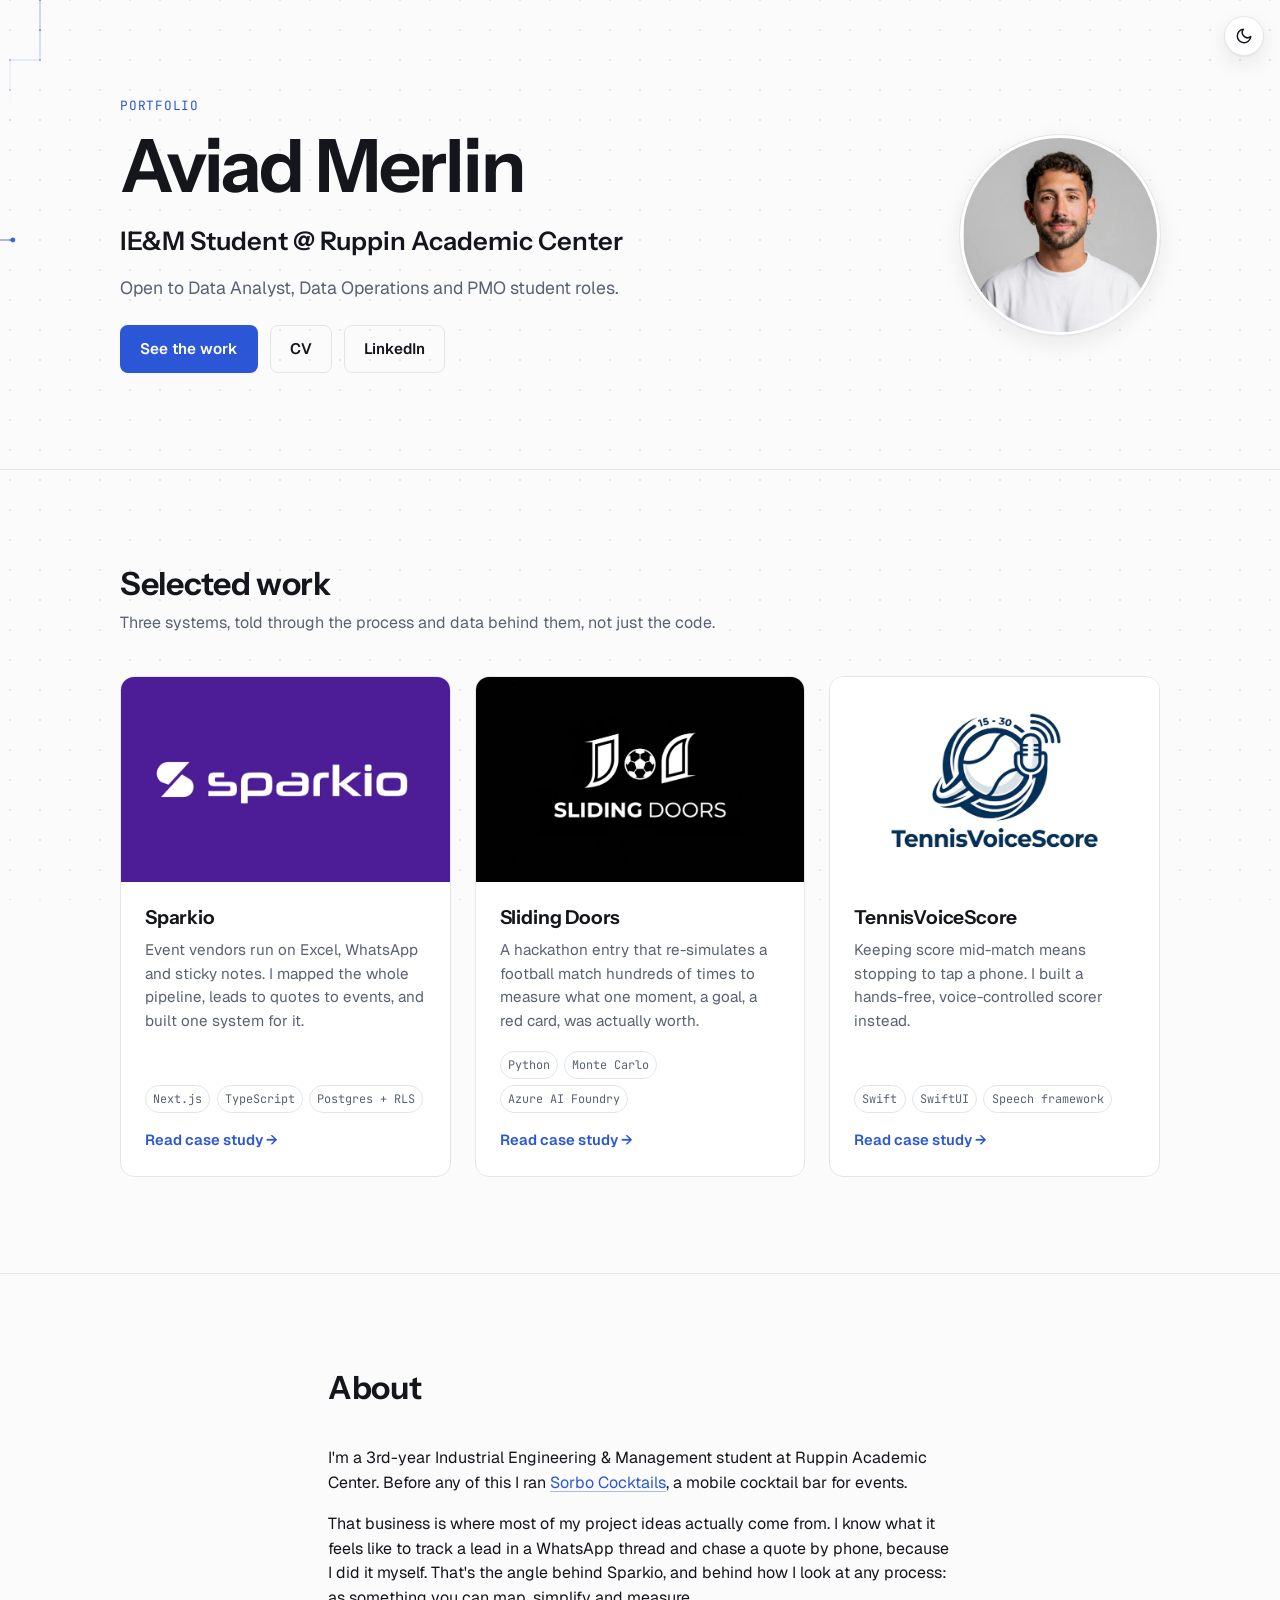
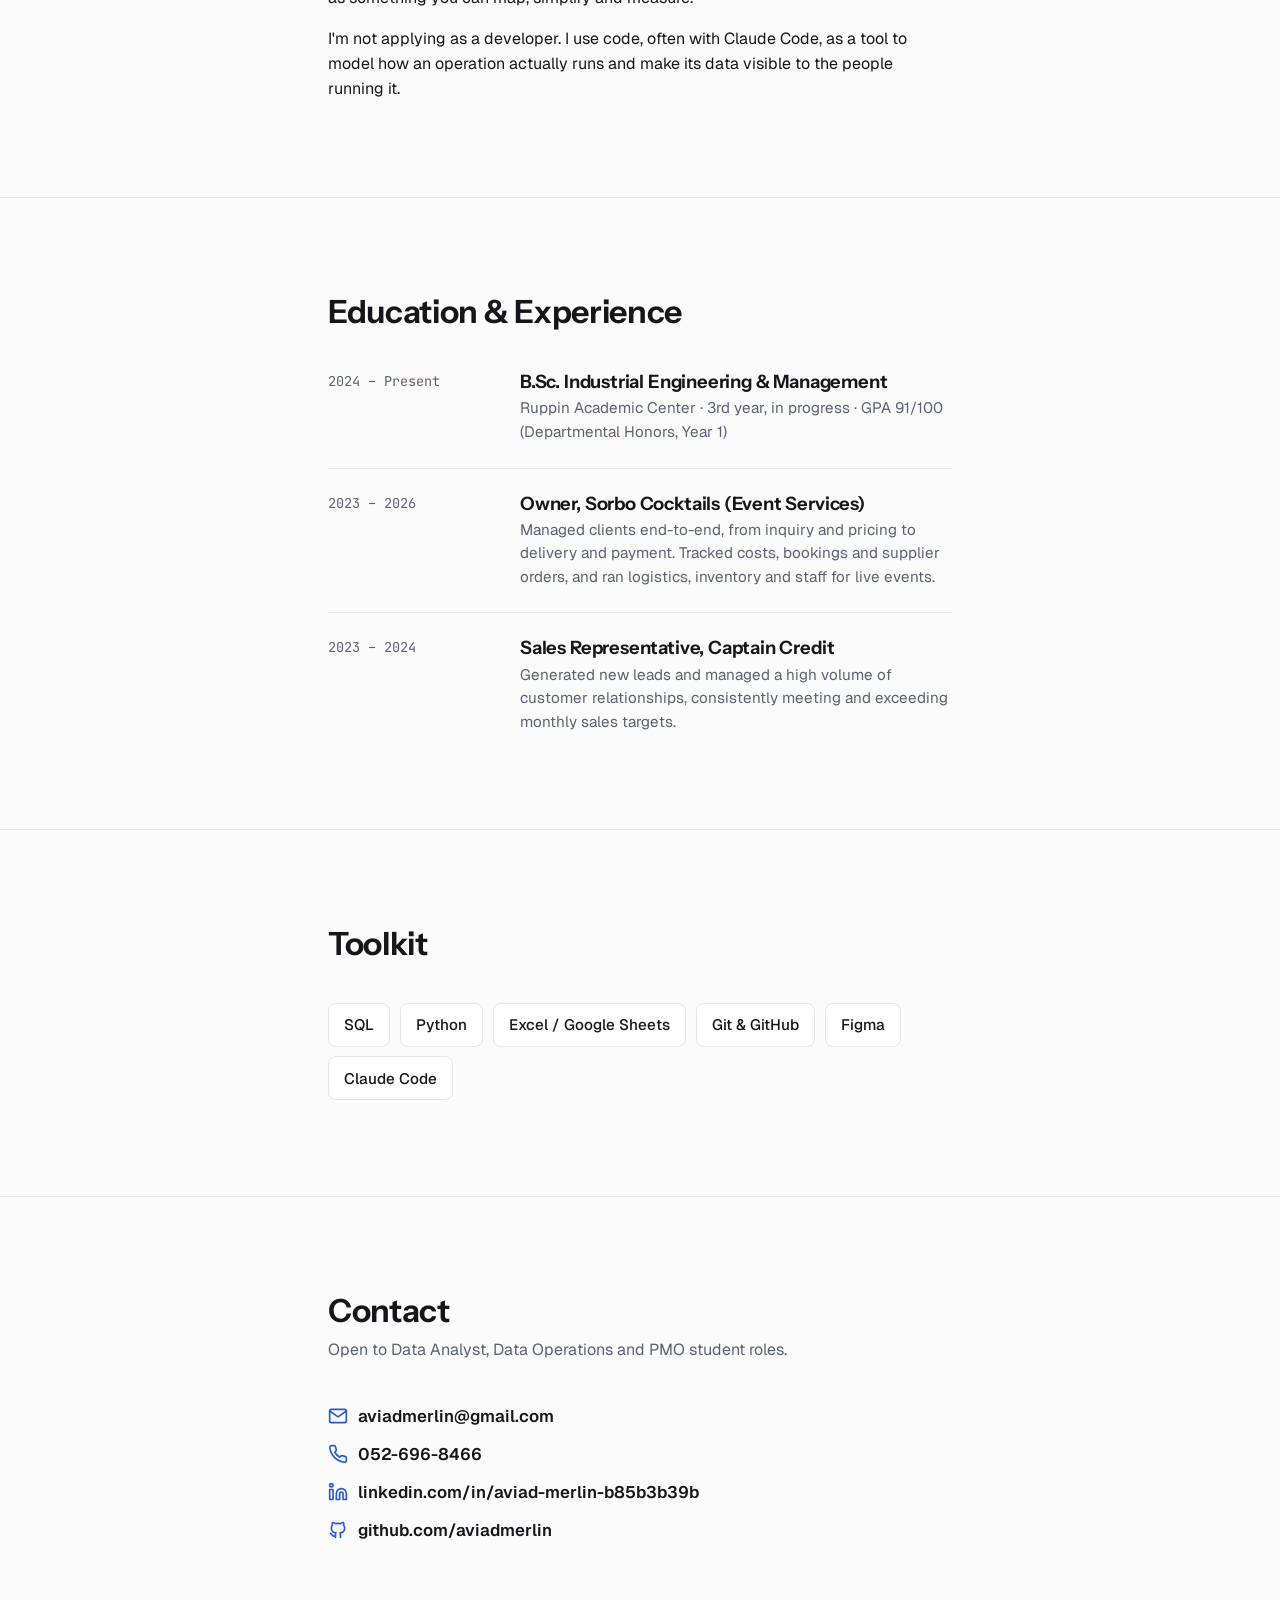
<file: index.html>
<!doctype html>
<html lang="en">
<head>
<meta charset="utf-8">
<meta name="viewport" content="width=device-width, initial-scale=1">
<title>Aviad Merlin · Data Analyst / Data Operations / PMO</title>
<meta name="description" content="Portfolio of Aviad Merlin, an Industrial Engineering & Management student who builds systems that make messy operations organized and measurable. Open to Data Analyst, Data Operations and PMO student roles.">
<link rel="canonical" href="https://aviadmerlin.github.io/">

<!-- Open Graph -->
<meta property="og:type" content="website">
<meta property="og:site_name" content="Aviad Merlin">
<meta property="og:title" content="Aviad Merlin · Data Analyst / Data Operations / PMO">
<meta property="og:description" content="I've run operations. Now I build the systems that make them measurable.">
<meta property="og:image" content="https://aviadmerlin.github.io/assets/og-image.png">
<meta property="og:url" content="https://aviadmerlin.github.io/">
<meta name="twitter:card" content="summary_large_image">
<meta name="twitter:title" content="Aviad Merlin · Data Analyst / Data Operations / PMO">
<meta name="twitter:description" content="I've run operations. Now I build the systems that make them measurable.">
<meta name="twitter:image" content="https://aviadmerlin.github.io/assets/og-image.png">

<meta name="theme-color" content="#0a0b0d">
<link rel="icon" href="assets/favicon/favicon.svg" type="image/svg+xml">
<link rel="icon" href="assets/favicon/favicon-32.png" sizes="32x32" type="image/png">
<link rel="apple-touch-icon" href="assets/favicon/apple-touch-icon.png">
<link rel="manifest" href="assets/favicon/site.webmanifest">

<link rel="preconnect" href="https://fonts.googleapis.com">
<link rel="preconnect" href="https://fonts.gstatic.com" crossorigin>
<link href="https://fonts.googleapis.com/css2?family=Instrument+Sans:wght@400;500;600;700&family=Geist:wght@400;500;600;700&family=JetBrains+Mono:wght@400;500;700&display=swap" rel="stylesheet">
<link rel="stylesheet" href="css/style.css">
<script>
(function () {
  try {
    var t = localStorage.getItem("am-theme");
    if (!t) t = window.matchMedia("(prefers-color-scheme: light)").matches ? "light" : "dark";
    document.documentElement.setAttribute("data-theme", t);
  } catch (e) {}
})();
</script>
</head>
<body>
<a href="#main" class="skip-link">Skip to content</a>

<canvas class="bg-fx" id="bg-fx" aria-hidden="true"></canvas>

<button type="button" class="icon-btn theme-toggle theme-toggle--floating" aria-label="Toggle color theme" aria-pressed="false">
  <svg class="sun" viewBox="0 0 24 24" fill="none" stroke="currentColor" stroke-width="2" stroke-linecap="round"><circle cx="12" cy="12" r="4"/><path d="M12 2v2M12 20v2M4.9 4.9l1.4 1.4M17.7 17.7l1.4 1.4M2 12h2M20 12h2M4.9 19.1l1.4-1.4M17.7 6.3l1.4-1.4"/></svg>
  <svg class="moon" viewBox="0 0 24 24" fill="none" stroke="currentColor" stroke-width="2" stroke-linecap="round" stroke-linejoin="round"><path d="M21 12.8A9 9 0 1 1 11.2 3a7 7 0 0 0 9.8 9.8Z"/></svg>
</button>

<main id="main">

  <section class="hero">
    <div class="wrap">
      <div class="hero-grid">
        <div>
          <p class="eyebrow">Portfolio</p>
          <h1>Aviad Merlin</h1>
          <p class="hero-tagline">IE&amp;M Student @ Ruppin Academic Center</p>
          <p class="lede">Open to Data Analyst, Data Operations and PMO student roles.</p>
          <div class="btn-row">
            <a href="#work" class="btn btn--primary">See the work</a>
            <a href="assets/AviadMerlin-Resume.pdf" class="btn btn--ghost" target="_blank" rel="noopener">CV</a>
            <a href="https://www.linkedin.com/in/aviad-merlin-b85b3b39b" class="btn btn--ghost" target="_blank" rel="noopener">LinkedIn</a>
          </div>
        </div>
        <div class="hero-photo">
          <img src="assets/images/profile-photo.webp" alt="Aviad Merlin" width="200" height="200" loading="eager">
        </div>
      </div>
    </div>
  </section>

  <section id="work">
    <div class="wrap">
      <div class="section-head">
        <h2>Selected work</h2>
        <p>Three systems, told through the process and data behind them, not just the code.</p>
      </div>
      <div class="project-grid">

        <a class="project-card" href="projects/sparkio.html">
          <div class="project-card__media">
            <img src="assets/images/sparkio/logo-card.webp" alt="Sparkio logo" width="1600" height="1000" loading="lazy" decoding="async">
          </div>
          <div class="project-card__body">
            <h3>Sparkio</h3>
            <p>Event vendors run on Excel, WhatsApp and sticky notes. I mapped the whole pipeline, leads to quotes to events, and built one system for it.</p>
            <div class="tag-row">
              <span class="tag">Next.js</span>
              <span class="tag">TypeScript</span>
              <span class="tag">Postgres + RLS</span>
            </div>
            <span class="card-link">Read case study →</span>
          </div>
        </a>

        <a class="project-card" href="projects/sliding-doors.html">
          <div class="project-card__media">
            <img src="assets/images/sliding-doors/logo-card.webp" alt="Sliding Doors logo" width="1600" height="998" loading="lazy" decoding="async">
          </div>
          <div class="project-card__body">
            <h3>Sliding Doors</h3>
            <p>A hackathon entry that re-simulates a football match hundreds of times to measure what one moment, a goal, a red card, was actually worth.</p>
            <div class="tag-row">
              <span class="tag">Python</span>
              <span class="tag">Monte Carlo</span>
              <span class="tag">Azure AI Foundry</span>
            </div>
            <span class="card-link">Read case study →</span>
          </div>
        </a>

        <a class="project-card" href="projects/tennisvoicescore.html">
          <div class="project-card__media">
            <img src="assets/images/tennisvoicescore/logo-card.webp" alt="TennisVoiceScore logo" width="1600" height="998" loading="lazy" decoding="async">
          </div>
          <div class="project-card__body">
            <h3>TennisVoiceScore</h3>
            <p>Keeping score mid-match means stopping to tap a phone. I built a hands-free, voice-controlled scorer instead.</p>
            <div class="tag-row">
              <span class="tag">Swift</span>
              <span class="tag">SwiftUI</span>
              <span class="tag">Speech framework</span>
            </div>
            <span class="card-link">Read case study →</span>
          </div>
        </a>

      </div>
    </div>
  </section>

  <section id="about">
    <div class="wrap wrap--text">
      <div class="section-head">
        <h2>About</h2>
      </div>
      <div class="about-body">
        <p>I'm a 3rd-year Industrial Engineering & Management student at Ruppin Academic Center. Before any of this I ran <a class="inline-link" href="https://sorbococktails.com/" target="_blank" rel="noopener">Sorbo Cocktails</a>, a mobile cocktail bar for events.</p>
        <p>That business is where most of my project ideas actually come from. I know what it feels like to track a lead in a WhatsApp thread and chase a quote by phone, because I did it myself. That's the angle behind Sparkio, and behind how I look at any process: as something you can map, simplify and measure.</p>
        <p>I'm not applying as a developer. I use code, often with Claude Code, as a tool to model how an operation actually runs and make its data visible to the people running it.</p>
      </div>
    </div>
  </section>

  <section id="education">
    <div class="wrap wrap--text">
      <div class="section-head">
        <h2>Education & Experience</h2>
      </div>
      <div class="timeline">
        <div class="timeline-item">
          <time>2024 &ndash; Present</time>
          <div>
            <h3>B.Sc. Industrial Engineering &amp; Management</h3>
            <p>Ruppin Academic Center &middot; 3rd year, in progress &middot; GPA 91/100 (Departmental Honors, Year 1)</p>
          </div>
        </div>
        <div class="timeline-item">
          <time>2023 &ndash; 2026</time>
          <div>
            <h3>Owner, Sorbo Cocktails (Event Services)</h3>
            <p>Managed clients end-to-end, from inquiry and pricing to delivery and payment. Tracked costs, bookings and supplier orders, and ran logistics, inventory and staff for live events.</p>
          </div>
        </div>
        <div class="timeline-item">
          <time>2023 &ndash; 2024</time>
          <div>
            <h3>Sales Representative, Captain Credit</h3>
            <p>Generated new leads and managed a high volume of customer relationships, consistently meeting and exceeding monthly sales targets.</p>
          </div>
        </div>
      </div>
    </div>
  </section>

  <section id="toolkit">
    <div class="wrap wrap--text">
      <div class="section-head">
        <h2>Toolkit</h2>
      </div>
      <div class="toolkit-grid">
        <span class="toolkit-chip">SQL</span>
        <span class="toolkit-chip">Python</span>
        <span class="toolkit-chip">Excel / Google Sheets</span>
        <span class="toolkit-chip">Git &amp; GitHub</span>
        <span class="toolkit-chip">Figma</span>
        <span class="toolkit-chip">Claude Code</span>
      </div>
    </div>
  </section>

  <section id="contact">
    <div class="wrap wrap--text">
      <div class="section-head">
        <h2>Contact</h2>
        <p>Open to Data Analyst, Data Operations and PMO student roles.</p>
      </div>
      <div class="contact-list">
        <a href="mailto:aviadmerlin@gmail.com">
          <svg viewBox="0 0 24 24" fill="none" stroke="currentColor" stroke-width="2" stroke-linecap="round" stroke-linejoin="round"><rect x="2" y="4" width="20" height="16" rx="2"/><path d="m22 6-10 7L2 6"/></svg>
          aviadmerlin@gmail.com
        </a>
        <a href="tel:+972526968466">
          <svg viewBox="0 0 24 24" fill="none" stroke="currentColor" stroke-width="2" stroke-linecap="round" stroke-linejoin="round"><path d="M22 16.92v3a2 2 0 0 1-2.18 2 19.79 19.79 0 0 1-8.63-3.07 19.5 19.5 0 0 1-6-6 19.79 19.79 0 0 1-3.07-8.67A2 2 0 0 1 4.11 2h3a2 2 0 0 1 2 1.72c.127.96.361 1.903.7 2.81a2 2 0 0 1-.45 2.11L8.09 9.91a16 16 0 0 0 6 6l1.27-1.27a2 2 0 0 1 2.11-.45c.907.339 1.85.573 2.81.7A2 2 0 0 1 22 16.92Z"/></svg>
          052-696-8466
        </a>
        <a href="https://www.linkedin.com/in/aviad-merlin-b85b3b39b" target="_blank" rel="noopener">
          <svg viewBox="0 0 24 24" fill="none" stroke="currentColor" stroke-width="2" stroke-linecap="round" stroke-linejoin="round"><path d="M16 8a6 6 0 0 1 6 6v7h-4v-7a2 2 0 0 0-2-2 2 2 0 0 0-2 2v7h-4v-7a6 6 0 0 1 6-6Z"/><rect x="2" y="9" width="4" height="12"/><circle cx="4" cy="4" r="2"/></svg>
          linkedin.com/in/aviad-merlin-b85b3b39b
        </a>
        <a href="https://github.com/aviadmerlin" target="_blank" rel="noopener">
          <svg viewBox="0 0 24 24" fill="none" stroke="currentColor" stroke-width="2" stroke-linecap="round" stroke-linejoin="round"><path d="M9 19c-4.3 1.4-4.3-2.5-6-3m12 5v-3.5c0-1 .1-1.4-.5-2 2.8-.3 5.5-1.4 5.5-6a4.6 4.6 0 0 0-1.3-3.2 4.2 4.2 0 0 0-.1-3.2s-1.1-.3-3.5 1.3a12.3 12.3 0 0 0-6.2 0C6.5 2.8 5.4 3.1 5.4 3.1a4.2 4.2 0 0 0-.1 3.2A4.6 4.6 0 0 0 4 9.5c0 4.6 2.7 5.7 5.5 6-.6.6-.6 1.2-.5 2V21"/></svg>
          github.com/aviadmerlin
        </a>
      </div>
    </div>
  </section>

</main>


<script src="js/main.js" defer></script>
<script src="js/bg-signals.js" defer></script>
</body>
</html>
</file>
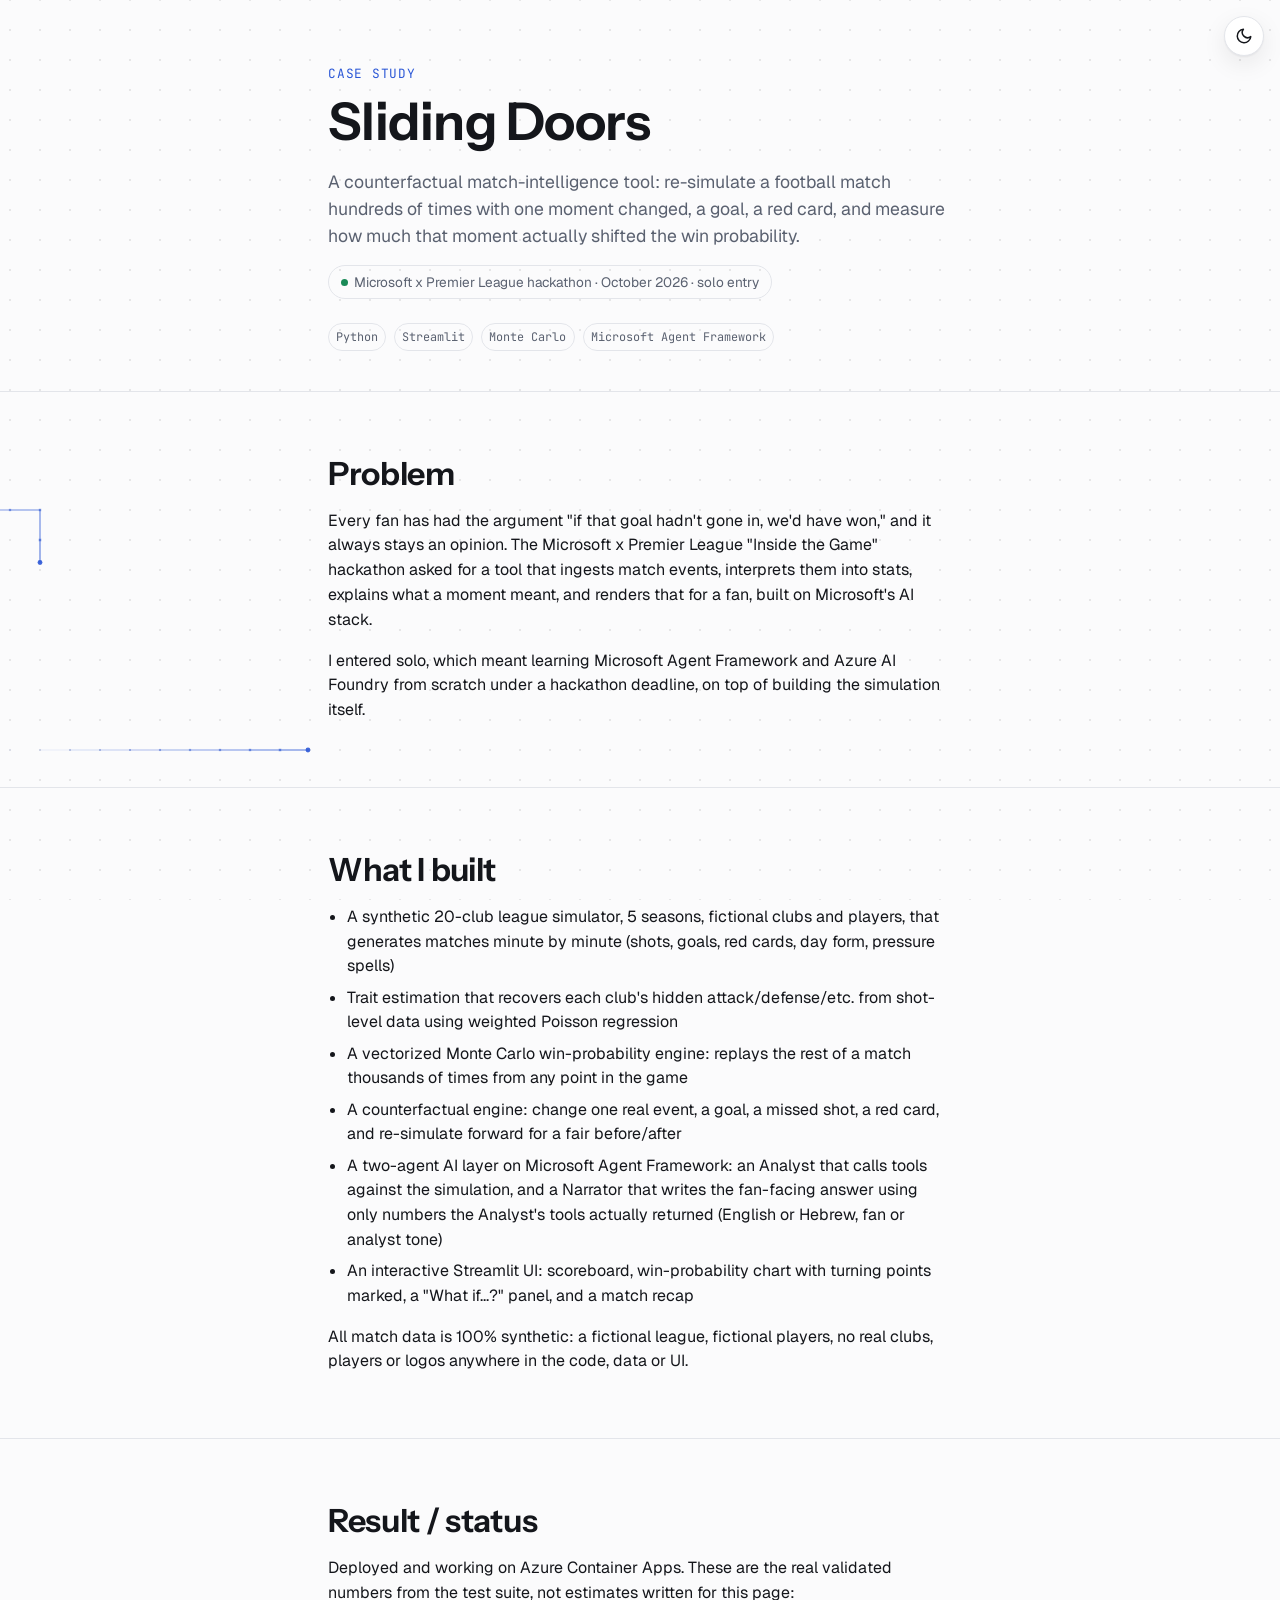
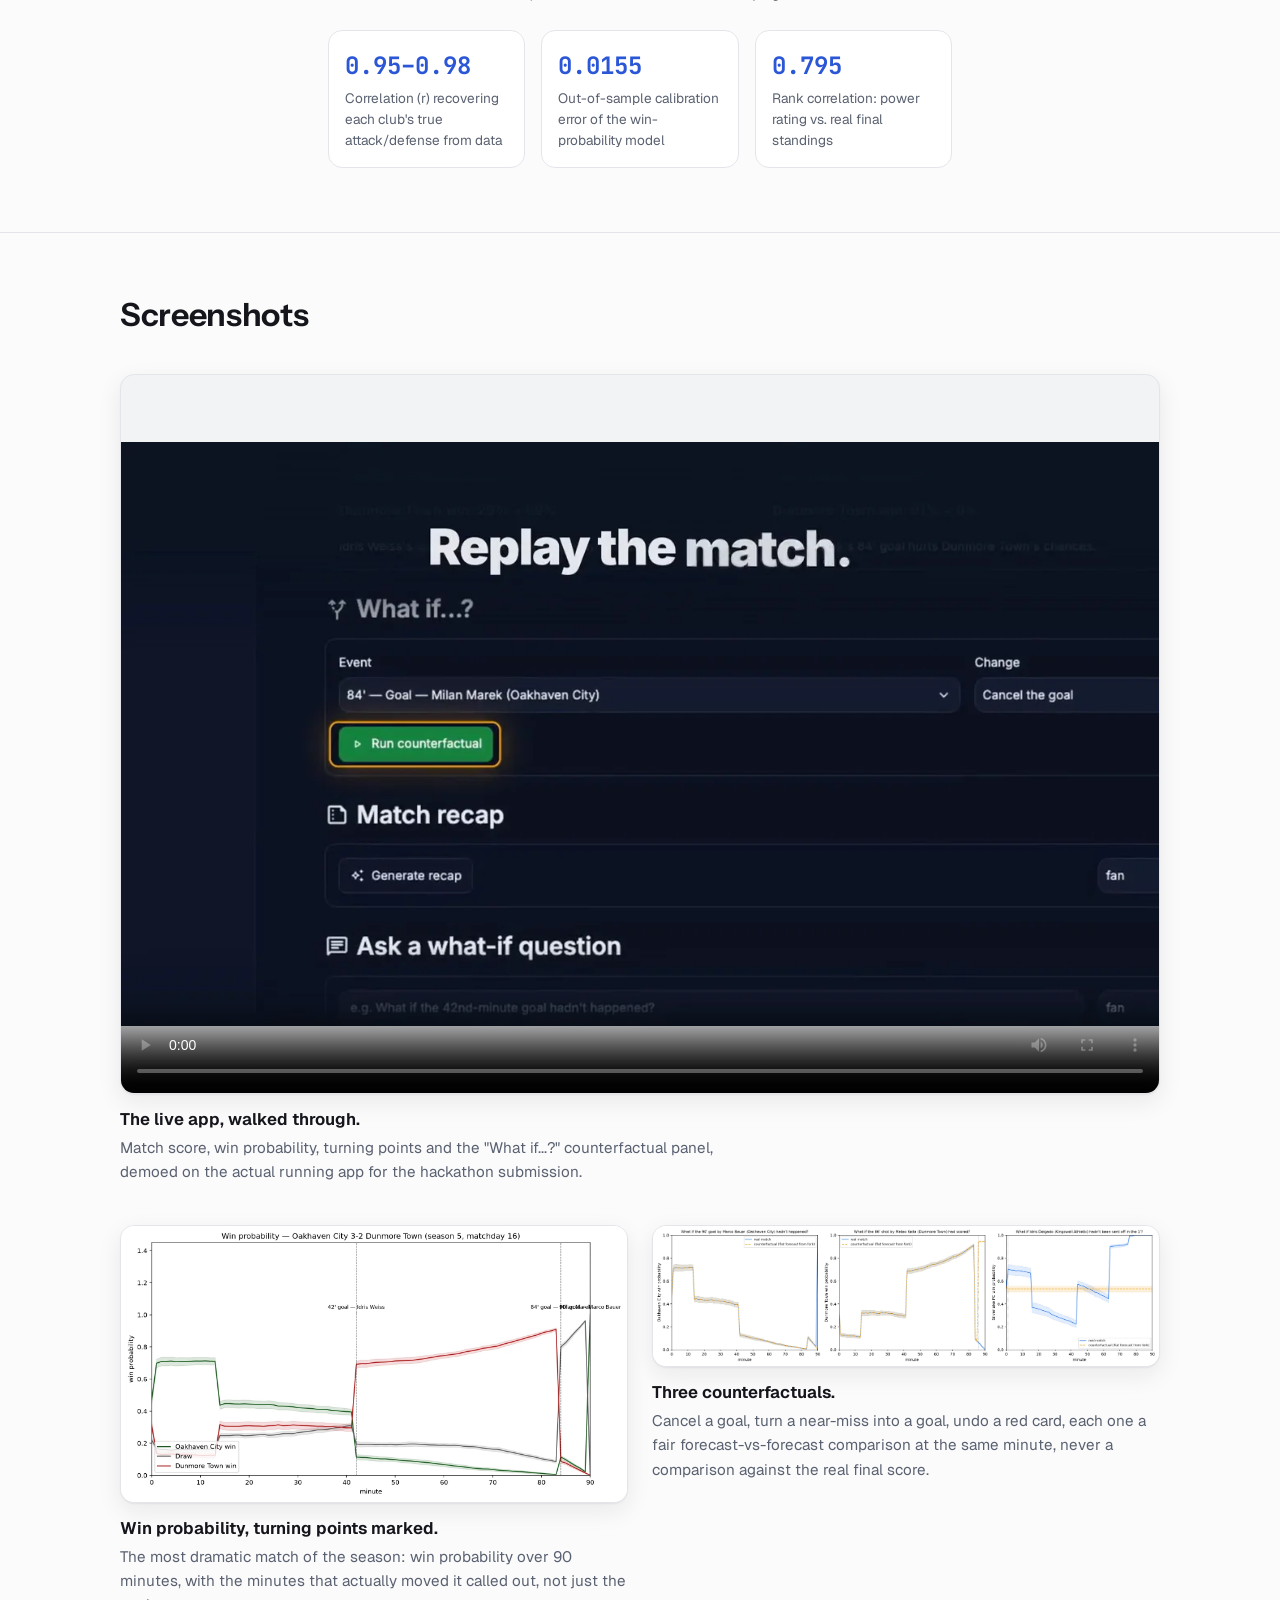
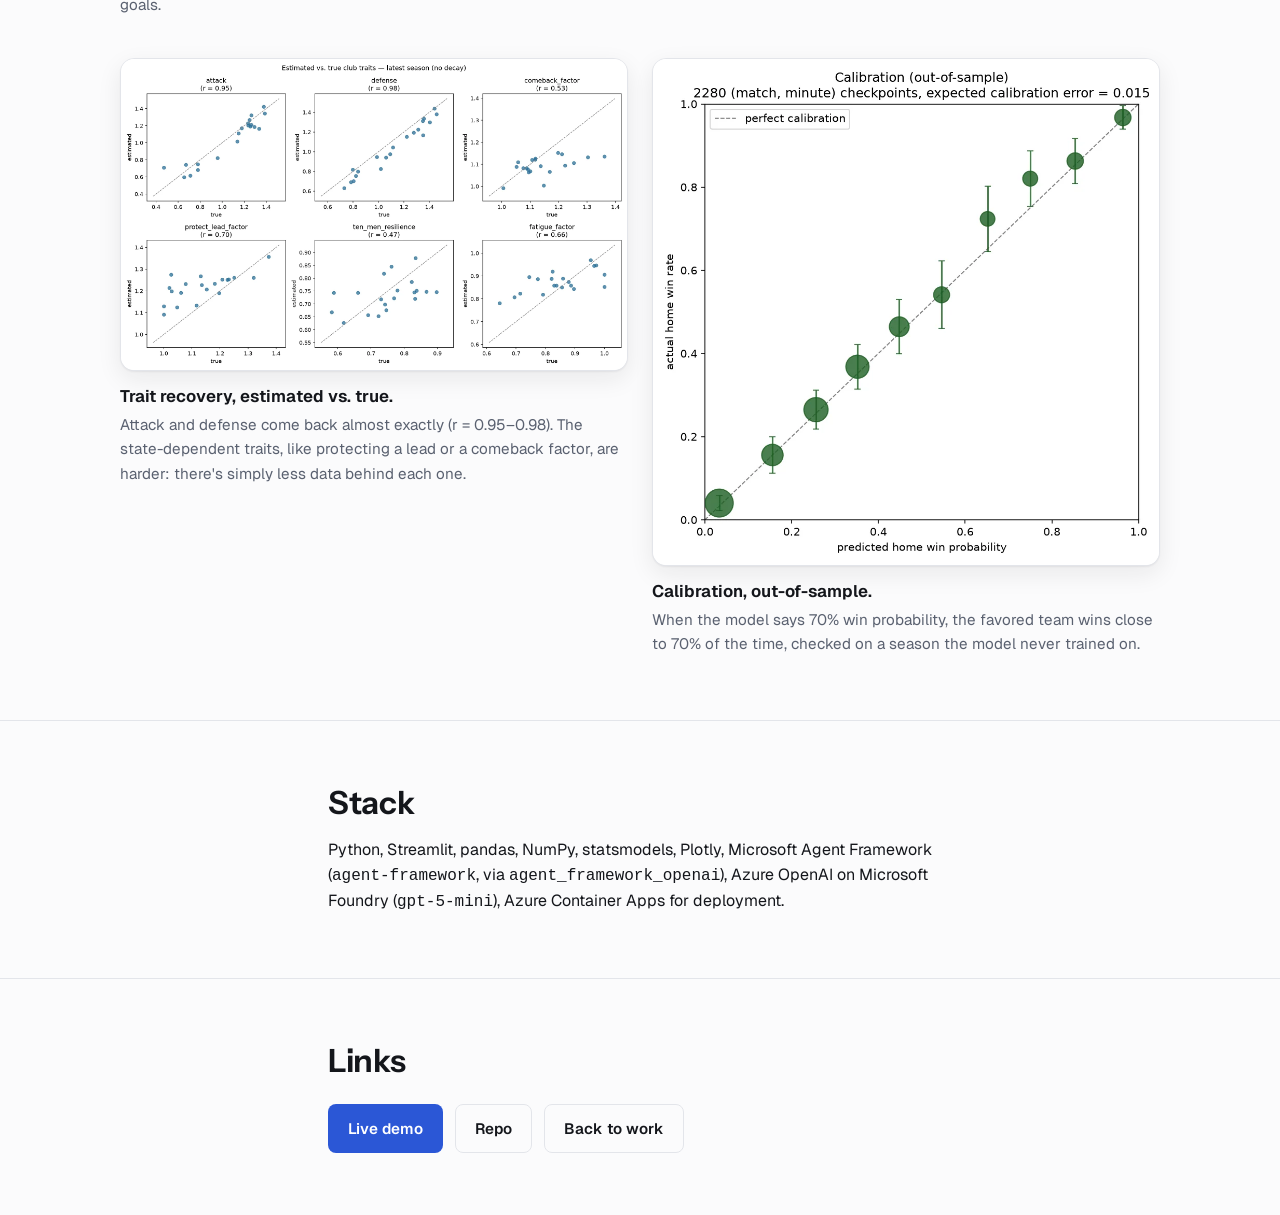
<file: projects/sliding-doors.html>
<!doctype html>
<html lang="en">
<head>
<meta charset="utf-8">
<meta name="viewport" content="width=device-width, initial-scale=1">
<title>Sliding Doors · Aviad Merlin</title>
<meta name="description" content="Sliding Doors: a counterfactual match-intelligence tool built solo for the Microsoft x Premier League hackathon. Case study by Aviad Merlin.">
<link rel="canonical" href="https://aviadmerlin.github.io/projects/sliding-doors.html">

<meta property="og:type" content="article">
<meta property="og:site_name" content="Aviad Merlin">
<meta property="og:title" content="Sliding Doors · Aviad Merlin">
<meta property="og:description" content="A counterfactual match-intelligence tool: re-simulate a match hundreds of times with one moment changed, and measure how much it actually mattered.">
<meta property="og:image" content="https://aviadmerlin.github.io/assets/og-image.png">
<meta property="og:url" content="https://aviadmerlin.github.io/projects/sliding-doors.html">
<meta name="twitter:card" content="summary_large_image">
<meta name="twitter:image" content="https://aviadmerlin.github.io/assets/og-image.png">

<meta name="theme-color" content="#0a0b0d">
<link rel="icon" href="../assets/favicon/favicon.svg" type="image/svg+xml">
<link rel="icon" href="../assets/favicon/favicon-32.png" sizes="32x32" type="image/png">
<link rel="apple-touch-icon" href="../assets/favicon/apple-touch-icon.png">
<link rel="manifest" href="../assets/favicon/site.webmanifest">

<link rel="preconnect" href="https://fonts.googleapis.com">
<link rel="preconnect" href="https://fonts.gstatic.com" crossorigin>
<link href="https://fonts.googleapis.com/css2?family=Instrument+Sans:wght@400;500;600;700&family=Geist:wght@400;500;600;700&family=JetBrains+Mono:wght@400;500;700&display=swap" rel="stylesheet">
<link rel="stylesheet" href="../css/style.css">
<script>
(function () {
  try {
    var t = localStorage.getItem("am-theme");
    if (!t) t = window.matchMedia("(prefers-color-scheme: light)").matches ? "light" : "dark";
    document.documentElement.setAttribute("data-theme", t);
  } catch (e) {}
})();
</script>
</head>
<body>
<a href="#main" class="skip-link">Skip to content</a>

<canvas class="bg-fx" id="bg-fx" aria-hidden="true"></canvas>

<button type="button" class="icon-btn theme-toggle theme-toggle--floating" aria-label="Toggle color theme" aria-pressed="false">
  <svg class="sun" viewBox="0 0 24 24" fill="none" stroke="currentColor" stroke-width="2" stroke-linecap="round"><circle cx="12" cy="12" r="4"/><path d="M12 2v2M12 20v2M4.9 4.9l1.4 1.4M17.7 17.7l1.4 1.4M2 12h2M20 12h2M4.9 19.1l1.4-1.4M17.7 6.3l1.4-1.4"/></svg>
  <svg class="moon" viewBox="0 0 24 24" fill="none" stroke="currentColor" stroke-width="2" stroke-linecap="round" stroke-linejoin="round"><path d="M21 12.8A9 9 0 1 1 11.2 3a7 7 0 0 0 9.8 9.8Z"/></svg>
</button>

<main id="main">

  <section class="case-hero">
    <div class="wrap wrap--text">
      <p class="eyebrow">Case study</p>
      <h1>Sliding Doors</h1>
      <p class="lede">A counterfactual match-intelligence tool: re-simulate a football match hundreds of times with one moment changed, a goal, a red card, and measure how much that moment actually shifted the win probability.</p>
      <span class="status-pill"><span class="dot"></span>Microsoft x Premier League hackathon &middot; October 2026 &middot; solo entry</span>
      <div class="case-meta">
        <span class="tag">Python</span>
        <span class="tag">Streamlit</span>
        <span class="tag">Monte Carlo</span>
        <span class="tag">Microsoft Agent Framework</span>
      </div>
    </div>
  </section>

  <section class="case-section">
    <div class="wrap wrap--text">
      <h2>Problem</h2>
      <p>Every fan has had the argument "if that goal hadn't gone in, we'd have won," and it always stays an opinion. The Microsoft x Premier League "Inside the Game" hackathon asked for a tool that ingests match events, interprets them into stats, explains what a moment meant, and renders that for a fan, built on Microsoft's AI stack.</p>
      <p>I entered solo, which meant learning Microsoft Agent Framework and Azure AI Foundry from scratch under a hackathon deadline, on top of building the simulation itself.</p>
    </div>
  </section>

  <section class="case-section">
    <div class="wrap wrap--text">
      <h2>What I built</h2>
      <ul>
        <li>A synthetic 20-club league simulator, 5 seasons, fictional clubs and players, that generates matches minute by minute (shots, goals, red cards, day form, pressure spells)</li>
        <li>Trait estimation that recovers each club's hidden attack/defense/etc. from shot-level data using weighted Poisson regression</li>
        <li>A vectorized Monte Carlo win-probability engine: replays the rest of a match thousands of times from any point in the game</li>
        <li>A counterfactual engine: change one real event, a goal, a missed shot, a red card, and re-simulate forward for a fair before/after</li>
        <li>A two-agent AI layer on Microsoft Agent Framework: an Analyst that calls tools against the simulation, and a Narrator that writes the fan-facing answer using only numbers the Analyst's tools actually returned (English or Hebrew, fan or analyst tone)</li>
        <li>An interactive Streamlit UI: scoreboard, win-probability chart with turning points marked, a "What if...?" panel, and a match recap</li>
      </ul>
      <p>All match data is 100% synthetic: a fictional league, fictional players, no real clubs, players or logos anywhere in the code, data or UI.</p>
    </div>
  </section>

  <section class="case-section">
    <div class="wrap wrap--text">
      <h2>Result / status</h2>
      <p>Deployed and working on Azure Container Apps. These are the real validated numbers from the test suite, not estimates written for this page:</p>
      <div class="stat-grid">
        <div class="stat">
          <div class="num">0.95&ndash;0.98</div>
          <div class="label">Correlation (r) recovering each club's true attack/defense from data</div>
        </div>
        <div class="stat">
          <div class="num">0.0155</div>
          <div class="label">Out-of-sample calibration error of the win-probability model</div>
        </div>
        <div class="stat">
          <div class="num">0.795</div>
          <div class="label">Rank correlation: power rating vs. real final standings</div>
        </div>
      </div>
    </div>
  </section>

  <section class="case-section">
    <div class="wrap">
      <h2>Screenshots</h2>
      <div class="figure-grid">
        <figure>
          <video src="../assets/images/sliding-doors/sliding-doors-demo.mp4" poster="../assets/images/sliding-doors/sliding-doors-poster.webp" controls playsinline preload="metadata" width="1280" height="720"></video>
          <figcaption><b>The live app, walked through.</b> Match score, win probability, turning points and the "What if...?" counterfactual panel, demoed on the actual running app for the hackathon submission.</figcaption>
        </figure>
        <figure>
          <img src="../assets/images/sliding-doors/win_probability.webp" alt="Win probability chart with turning points marked over the course of a match" width="1650" height="900" loading="lazy" decoding="async">
          <figcaption><b>Win probability, turning points marked.</b> The most dramatic match of the season: win probability over 90 minutes, with the minutes that actually moved it called out, not just the goals.</figcaption>
        </figure>
        <figure>
          <img src="../assets/images/sliding-doors/counterfactual_demo.webp" alt="Counterfactual demo chart comparing real and alternate match outcomes" width="2700" height="750" loading="lazy" decoding="async">
          <figcaption><b>Three counterfactuals.</b> Cancel a goal, turn a near-miss into a goal, undo a red card, each one a fair forecast-vs-forecast comparison at the same minute, never a comparison against the real final score.</figcaption>
        </figure>
        <figure>
          <img src="../assets/images/sliding-doors/trait_validation.webp" alt="Scatter plot of estimated versus true club traits" width="1950" height="1200" loading="lazy" decoding="async">
          <figcaption><b>Trait recovery, estimated vs. true.</b> Attack and defense come back almost exactly (r = 0.95&ndash;0.98). The state-dependent traits, like protecting a lead or a comeback factor, are harder: there's simply less data behind each one.</figcaption>
        </figure>
        <figure>
          <img src="../assets/images/sliding-doors/calibration.webp" alt="Calibration chart of predicted versus actual win rates" width="975" height="975" loading="lazy" decoding="async">
          <figcaption><b>Calibration, out-of-sample.</b> When the model says 70% win probability, the favored team wins close to 70% of the time, checked on a season the model never trained on.</figcaption>
        </figure>
      </div>
    </div>
  </section>

  <section class="case-section">
    <div class="wrap wrap--text">
      <h2>Stack</h2>
      <p>Python, Streamlit, pandas, NumPy, statsmodels, Plotly, Microsoft Agent Framework (<code>agent-framework</code>, via <code>agent_framework_openai</code>), Azure OpenAI on Microsoft Foundry (<code>gpt-5-mini</code>), Azure Container Apps for deployment.</p>
    </div>
  </section>

  <section class="case-section">
    <div class="wrap wrap--text">
      <h2>Links</h2>
      <div class="links-row">
        <a class="btn btn--primary" href="https://sliding-doors.happytree-e6502234.switzerlandnorth.azurecontainerapps.io/" target="_blank" rel="noopener">Live demo</a>
        <a class="btn btn--ghost" href="https://github.com/aviadmerlin/sliding-doors" target="_blank" rel="noopener">Repo</a>
        <a class="btn btn--ghost" href="../index.html#work">Back to work</a>
      </div>
    </div>
  </section>

</main>


<script src="../js/main.js" defer></script>
<script src="../js/bg-signals.js" defer></script>
</body>
</html>
</file>
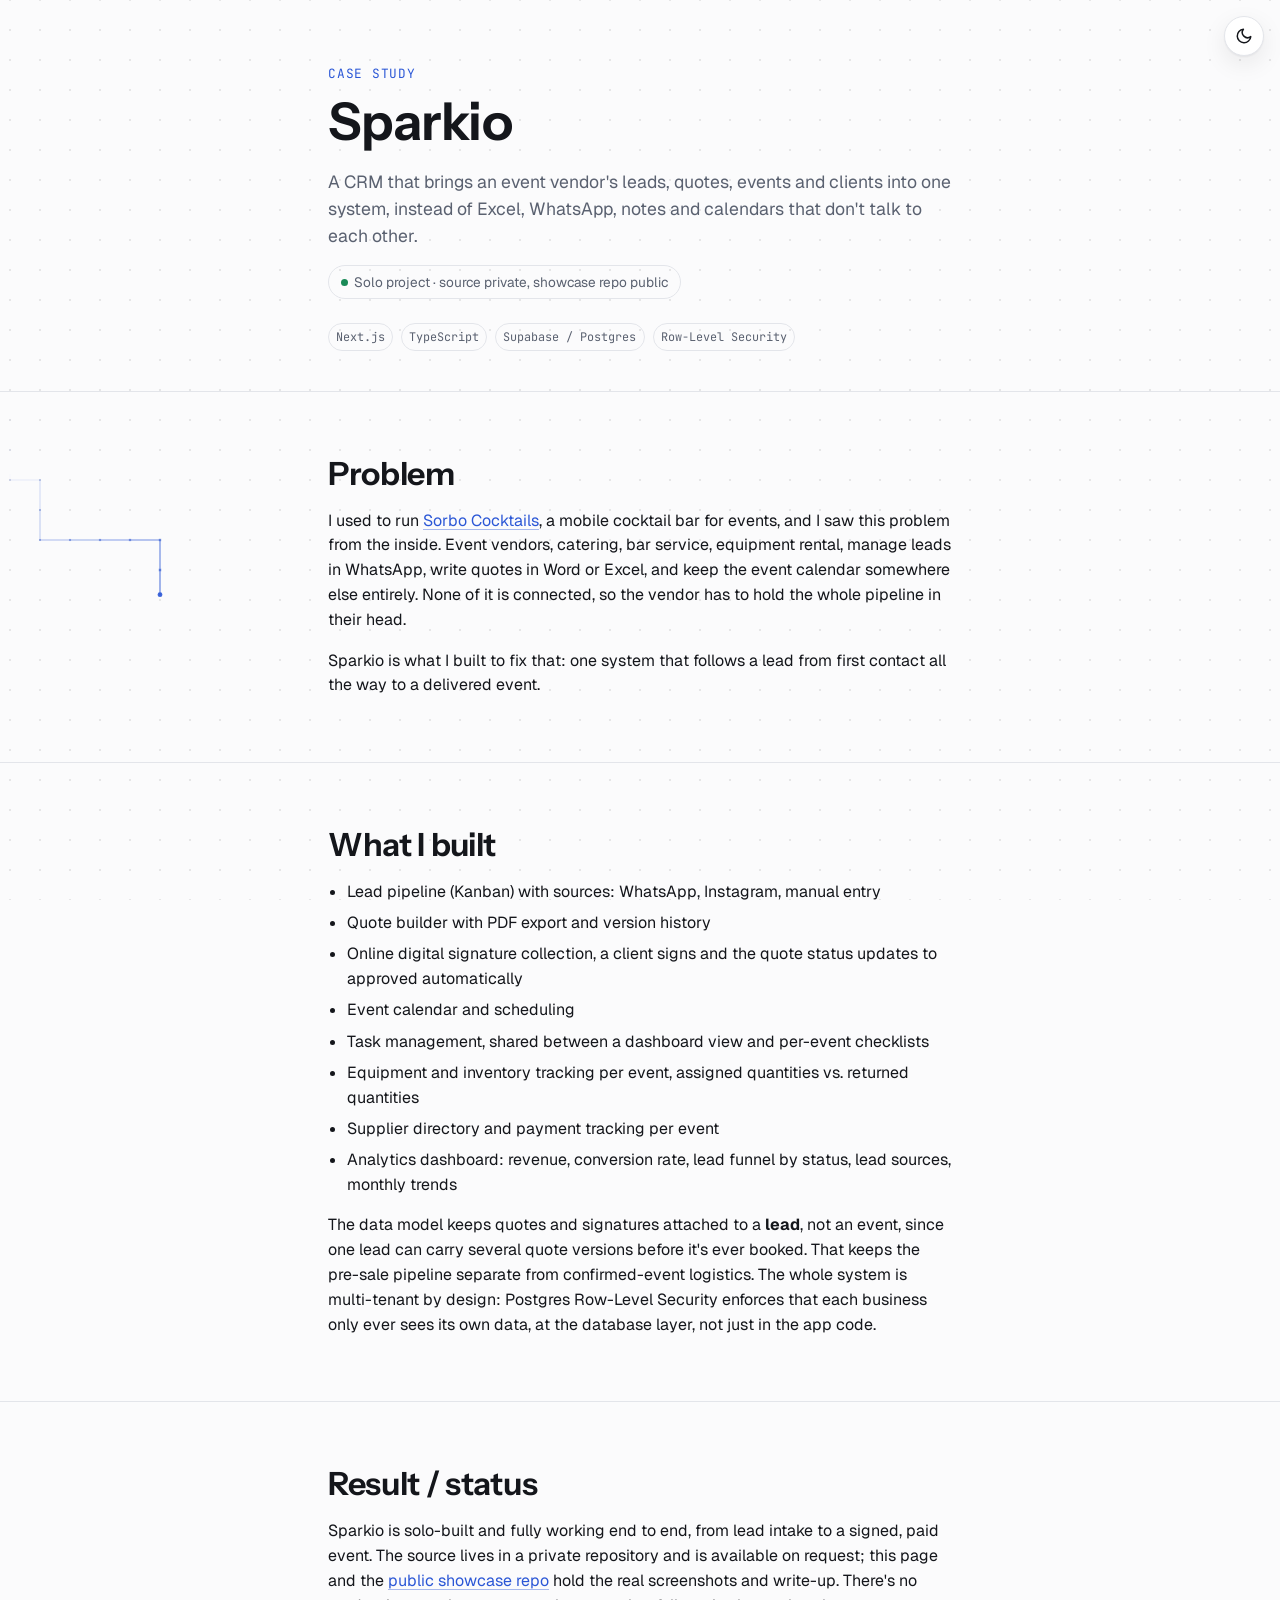
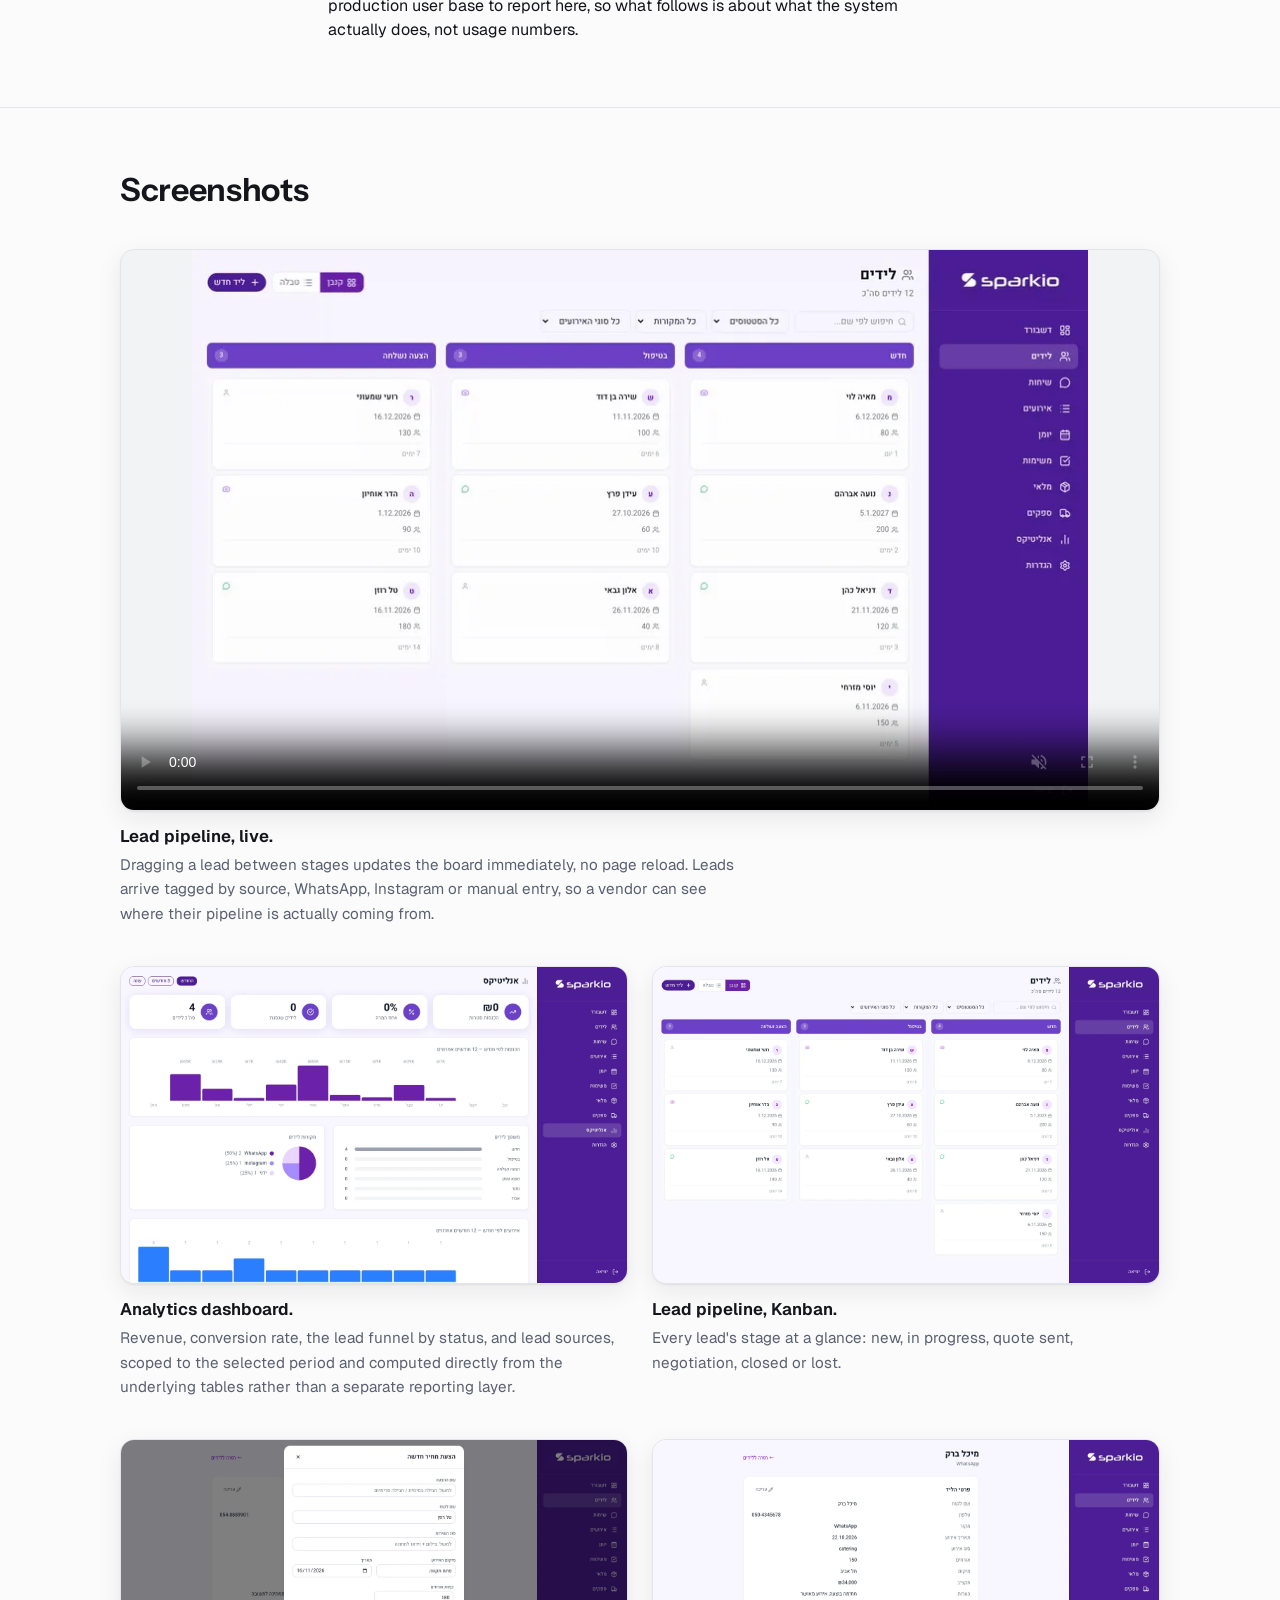
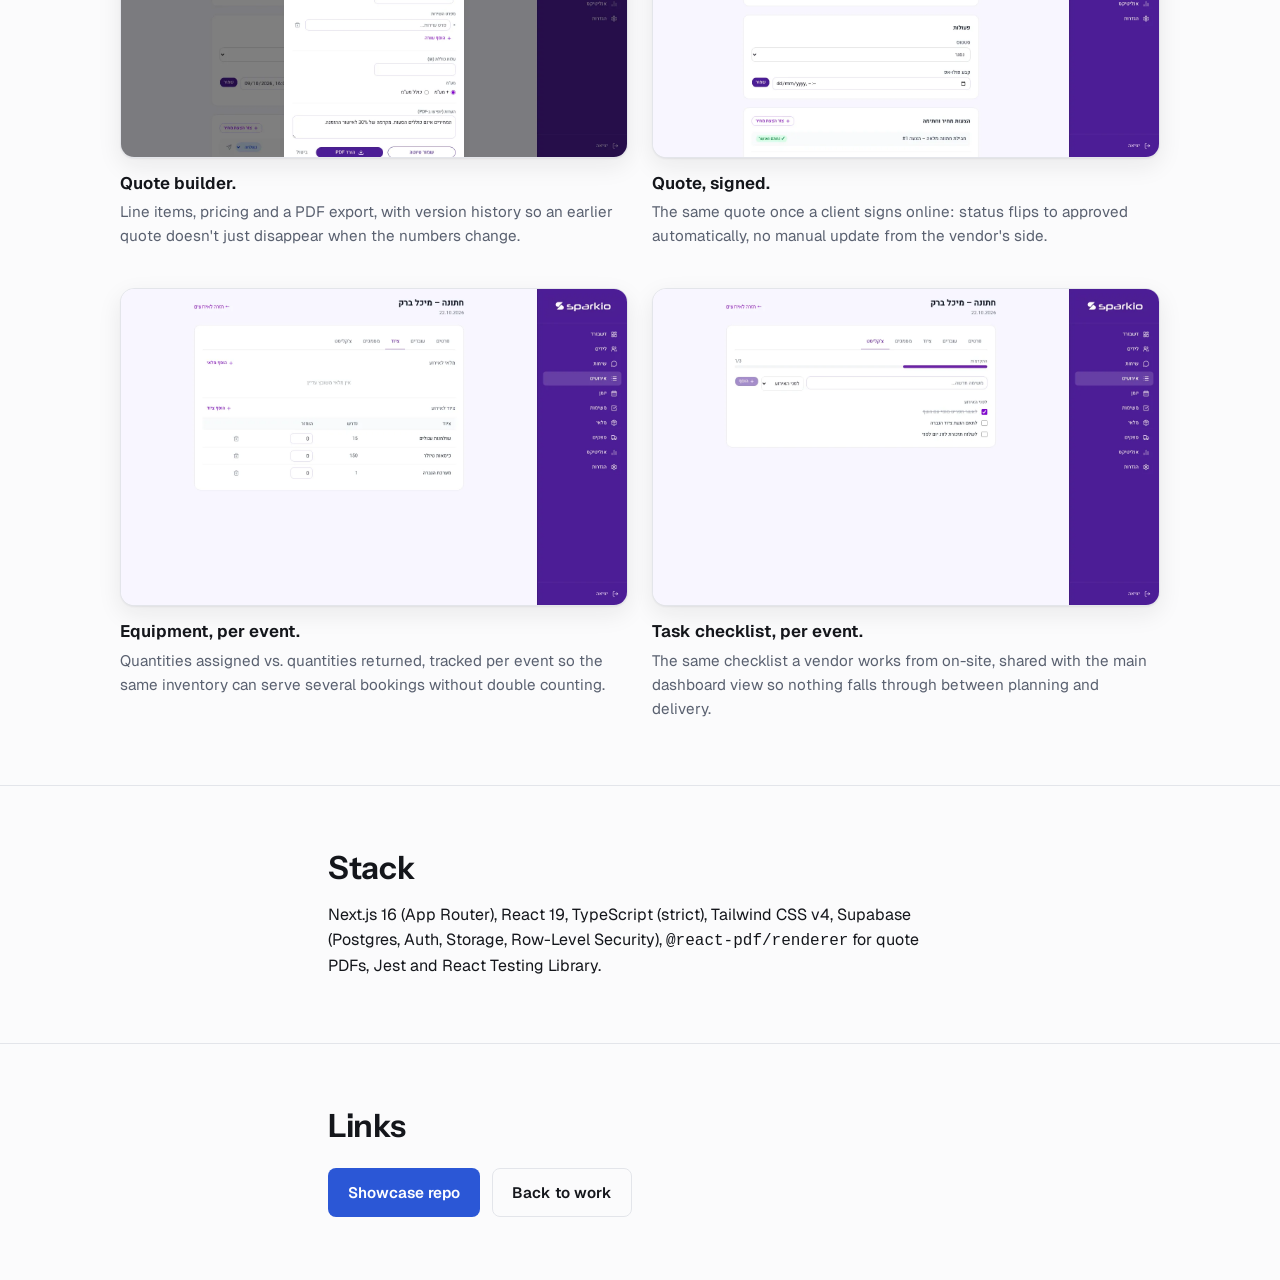
<file: projects/sparkio.html>
<!doctype html>
<html lang="en">
<head>
<meta charset="utf-8">
<meta name="viewport" content="width=device-width, initial-scale=1">
<title>Sparkio · Aviad Merlin</title>
<meta name="description" content="Sparkio: a CRM that brings an event vendor's leads, quotes, events and clients into one system. Case study by Aviad Merlin.">
<link rel="canonical" href="https://aviadmerlin.github.io/projects/sparkio.html">

<meta property="og:type" content="article">
<meta property="og:site_name" content="Aviad Merlin">
<meta property="og:title" content="Sparkio · Aviad Merlin">
<meta property="og:description" content="A CRM that brings an event vendor's leads, quotes, events and clients into one system.">
<meta property="og:image" content="https://aviadmerlin.github.io/assets/og-image.png">
<meta property="og:url" content="https://aviadmerlin.github.io/projects/sparkio.html">
<meta name="twitter:card" content="summary_large_image">
<meta name="twitter:image" content="https://aviadmerlin.github.io/assets/og-image.png">

<meta name="theme-color" content="#0a0b0d">
<link rel="icon" href="../assets/favicon/favicon.svg" type="image/svg+xml">
<link rel="icon" href="../assets/favicon/favicon-32.png" sizes="32x32" type="image/png">
<link rel="apple-touch-icon" href="../assets/favicon/apple-touch-icon.png">
<link rel="manifest" href="../assets/favicon/site.webmanifest">

<link rel="preconnect" href="https://fonts.googleapis.com">
<link rel="preconnect" href="https://fonts.gstatic.com" crossorigin>
<link href="https://fonts.googleapis.com/css2?family=Instrument+Sans:wght@400;500;600;700&family=Geist:wght@400;500;600;700&family=JetBrains+Mono:wght@400;500;700&display=swap" rel="stylesheet">
<link rel="stylesheet" href="../css/style.css">
<script>
(function () {
  try {
    var t = localStorage.getItem("am-theme");
    if (!t) t = window.matchMedia("(prefers-color-scheme: light)").matches ? "light" : "dark";
    document.documentElement.setAttribute("data-theme", t);
  } catch (e) {}
})();
</script>
</head>
<body>
<a href="#main" class="skip-link">Skip to content</a>

<canvas class="bg-fx" id="bg-fx" aria-hidden="true"></canvas>

<button type="button" class="icon-btn theme-toggle theme-toggle--floating" aria-label="Toggle color theme" aria-pressed="false">
  <svg class="sun" viewBox="0 0 24 24" fill="none" stroke="currentColor" stroke-width="2" stroke-linecap="round"><circle cx="12" cy="12" r="4"/><path d="M12 2v2M12 20v2M4.9 4.9l1.4 1.4M17.7 17.7l1.4 1.4M2 12h2M20 12h2M4.9 19.1l1.4-1.4M17.7 6.3l1.4-1.4"/></svg>
  <svg class="moon" viewBox="0 0 24 24" fill="none" stroke="currentColor" stroke-width="2" stroke-linecap="round" stroke-linejoin="round"><path d="M21 12.8A9 9 0 1 1 11.2 3a7 7 0 0 0 9.8 9.8Z"/></svg>
</button>

<main id="main">

  <section class="case-hero">
    <div class="wrap wrap--text">
      <p class="eyebrow">Case study</p>
      <h1>Sparkio</h1>
      <p class="lede">A CRM that brings an event vendor's leads, quotes, events and clients into one system, instead of Excel, WhatsApp, notes and calendars that don't talk to each other.</p>
      <span class="status-pill"><span class="dot"></span>Solo project &middot; source private, showcase repo public</span>
      <div class="case-meta">
        <span class="tag">Next.js</span>
        <span class="tag">TypeScript</span>
        <span class="tag">Supabase / Postgres</span>
        <span class="tag">Row-Level Security</span>
      </div>
    </div>
  </section>

  <section class="case-section">
    <div class="wrap wrap--text">
      <h2>Problem</h2>
      <p>I used to run <a class="inline-link" href="https://sorbococktails.com/" target="_blank" rel="noopener">Sorbo Cocktails</a>, a mobile cocktail bar for events, and I saw this problem from the inside. Event vendors, catering, bar service, equipment rental, manage leads in WhatsApp, write quotes in Word or Excel, and keep the event calendar somewhere else entirely. None of it is connected, so the vendor has to hold the whole pipeline in their head.</p>
      <p>Sparkio is what I built to fix that: one system that follows a lead from first contact all the way to a delivered event.</p>
    </div>
  </section>

  <section class="case-section">
    <div class="wrap wrap--text">
      <h2>What I built</h2>
      <ul>
        <li>Lead pipeline (Kanban) with sources: WhatsApp, Instagram, manual entry</li>
        <li>Quote builder with PDF export and version history</li>
        <li>Online digital signature collection, a client signs and the quote status updates to approved automatically</li>
        <li>Event calendar and scheduling</li>
        <li>Task management, shared between a dashboard view and per-event checklists</li>
        <li>Equipment and inventory tracking per event, assigned quantities vs. returned quantities</li>
        <li>Supplier directory and payment tracking per event</li>
        <li>Analytics dashboard: revenue, conversion rate, lead funnel by status, lead sources, monthly trends</li>
      </ul>
      <p>The data model keeps quotes and signatures attached to a <strong>lead</strong>, not an event, since one lead can carry several quote versions before it's ever booked. That keeps the pre-sale pipeline separate from confirmed-event logistics. The whole system is multi-tenant by design: Postgres Row-Level Security enforces that each business only ever sees its own data, at the database layer, not just in the app code.</p>
    </div>
  </section>

  <section class="case-section">
    <div class="wrap wrap--text">
      <h2>Result / status</h2>
      <p>Sparkio is solo-built and fully working end to end, from lead intake to a signed, paid event. The source lives in a private repository and is available on request; this page and the <a class="inline-link" href="https://github.com/aviadmerlin/sparkio-showcase" target="_blank" rel="noopener">public showcase repo</a> hold the real screenshots and write-up. There's no production user base to report here, so what follows is about what the system actually does, not usage numbers.</p>
    </div>
  </section>

  <section class="case-section">
    <div class="wrap">
      <h2>Screenshots</h2>
      <div class="figure-grid">
        <figure>
          <video src="../assets/images/sparkio/lead-pipeline-demo.mp4" poster="../assets/images/sparkio/lead-pipeline-poster.webp" controls muted playsinline width="900" height="562"></video>
          <figcaption><b>Lead pipeline, live.</b> Dragging a lead between stages updates the board immediately, no page reload. Leads arrive tagged by source, WhatsApp, Instagram or manual entry, so a vendor can see where their pipeline is actually coming from.</figcaption>
        </figure>
        <figure>
          <img src="../assets/images/sparkio/01-analytics-dashboard.webp" alt="Sparkio analytics dashboard with revenue, conversion rate and lead funnel" width="1440" height="900" loading="lazy" decoding="async">
          <figcaption><b>Analytics dashboard.</b> Revenue, conversion rate, the lead funnel by status, and lead sources, scoped to the selected period and computed directly from the underlying tables rather than a separate reporting layer.</figcaption>
        </figure>
        <figure>
          <img src="../assets/images/sparkio/02-leads-pipeline-kanban.webp" alt="Lead pipeline Kanban board" width="1440" height="900" loading="lazy" decoding="async">
          <figcaption><b>Lead pipeline, Kanban.</b> Every lead's stage at a glance: new, in progress, quote sent, negotiation, closed or lost.</figcaption>
        </figure>
        <figure>
          <img src="../assets/images/sparkio/03-quote-builder.webp" alt="Quote builder screen" width="1440" height="900" loading="lazy" decoding="async">
          <figcaption><b>Quote builder.</b> Line items, pricing and a PDF export, with version history so an earlier quote doesn't just disappear when the numbers change.</figcaption>
        </figure>
        <figure>
          <img src="../assets/images/sparkio/04-quote-signed.webp" alt="A signed and approved quote" width="1440" height="900" loading="lazy" decoding="async">
          <figcaption><b>Quote, signed.</b> The same quote once a client signs online: status flips to approved automatically, no manual update from the vendor's side.</figcaption>
        </figure>
        <figure>
          <img src="../assets/images/sparkio/05-event-equipment.webp" alt="Event equipment tab showing assigned and returned quantities" width="1440" height="900" loading="lazy" decoding="async">
          <figcaption><b>Equipment, per event.</b> Quantities assigned vs. quantities returned, tracked per event so the same inventory can serve several bookings without double counting.</figcaption>
        </figure>
        <figure>
          <img src="../assets/images/sparkio/06-event-tasks.webp" alt="Event checklist tab" width="1440" height="900" loading="lazy" decoding="async">
          <figcaption><b>Task checklist, per event.</b> The same checklist a vendor works from on-site, shared with the main dashboard view so nothing falls through between planning and delivery.</figcaption>
        </figure>
      </div>
    </div>
  </section>

  <section class="case-section">
    <div class="wrap wrap--text">
      <h2>Stack</h2>
      <p>Next.js 16 (App Router), React 19, TypeScript (strict), Tailwind CSS v4, Supabase (Postgres, Auth, Storage, Row-Level Security), <code>@react-pdf/renderer</code> for quote PDFs, Jest and React Testing Library.</p>
    </div>
  </section>

  <section class="case-section">
    <div class="wrap wrap--text">
      <h2>Links</h2>
      <div class="links-row">
        <a class="btn btn--primary" href="https://github.com/aviadmerlin/sparkio-showcase" target="_blank" rel="noopener">Showcase repo</a>
        <a class="btn btn--ghost" href="../index.html#work">Back to work</a>
      </div>
    </div>
  </section>

</main>


<script src="../js/main.js" defer></script>
<script src="../js/bg-signals.js" defer></script>
</body>
</html>
</file>
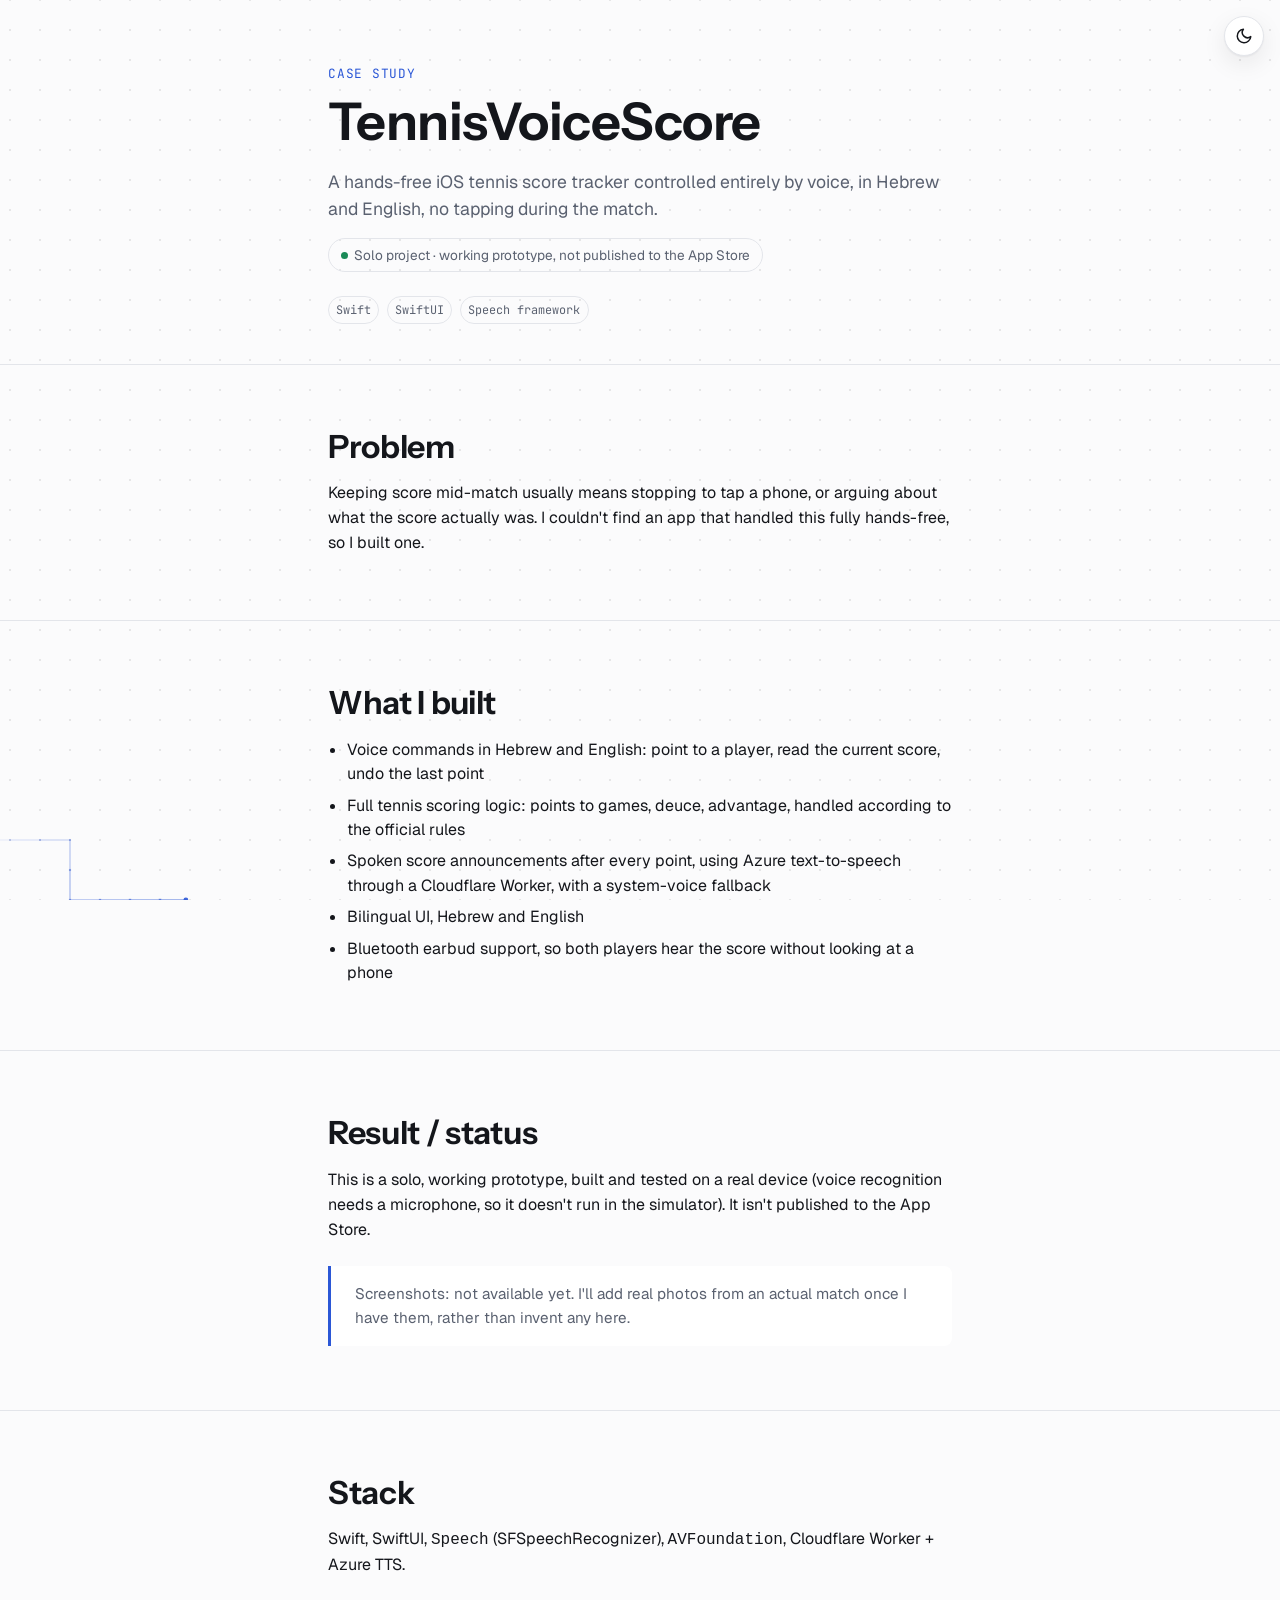
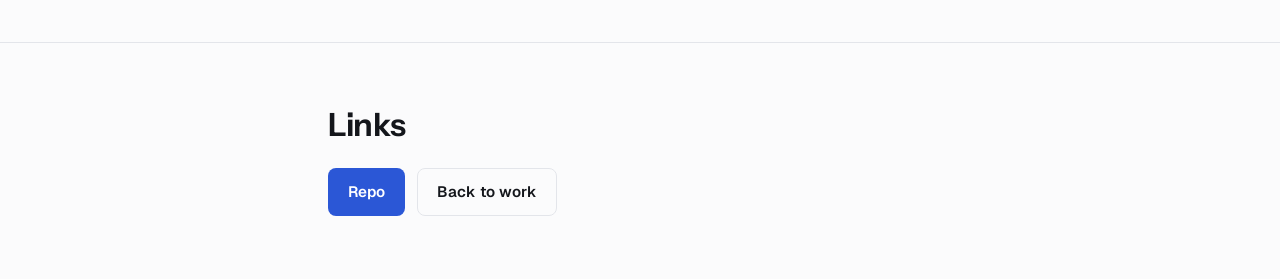
<file: projects/tennisvoicescore.html>
<!doctype html>
<html lang="en">
<head>
<meta charset="utf-8">
<meta name="viewport" content="width=device-width, initial-scale=1">
<title>TennisVoiceScore · Aviad Merlin</title>
<meta name="description" content="TennisVoiceScore: a hands-free iOS tennis score tracker controlled entirely by voice. Case study by Aviad Merlin.">
<link rel="canonical" href="https://aviadmerlin.github.io/projects/tennisvoicescore.html">

<meta property="og:type" content="article">
<meta property="og:site_name" content="Aviad Merlin">
<meta property="og:title" content="TennisVoiceScore · Aviad Merlin">
<meta property="og:description" content="A hands-free iOS tennis score tracker controlled entirely by voice, in Hebrew and English.">
<meta property="og:image" content="https://aviadmerlin.github.io/assets/og-image.png">
<meta property="og:url" content="https://aviadmerlin.github.io/projects/tennisvoicescore.html">
<meta name="twitter:card" content="summary_large_image">
<meta name="twitter:image" content="https://aviadmerlin.github.io/assets/og-image.png">

<meta name="theme-color" content="#0a0b0d">
<link rel="icon" href="../assets/favicon/favicon.svg" type="image/svg+xml">
<link rel="icon" href="../assets/favicon/favicon-32.png" sizes="32x32" type="image/png">
<link rel="apple-touch-icon" href="../assets/favicon/apple-touch-icon.png">
<link rel="manifest" href="../assets/favicon/site.webmanifest">

<link rel="preconnect" href="https://fonts.googleapis.com">
<link rel="preconnect" href="https://fonts.gstatic.com" crossorigin>
<link href="https://fonts.googleapis.com/css2?family=Instrument+Sans:wght@400;500;600;700&family=Geist:wght@400;500;600;700&family=JetBrains+Mono:wght@400;500;700&display=swap" rel="stylesheet">
<link rel="stylesheet" href="../css/style.css">
<script>
(function () {
  try {
    var t = localStorage.getItem("am-theme");
    if (!t) t = window.matchMedia("(prefers-color-scheme: light)").matches ? "light" : "dark";
    document.documentElement.setAttribute("data-theme", t);
  } catch (e) {}
})();
</script>
</head>
<body>
<a href="#main" class="skip-link">Skip to content</a>

<canvas class="bg-fx" id="bg-fx" aria-hidden="true"></canvas>

<button type="button" class="icon-btn theme-toggle theme-toggle--floating" aria-label="Toggle color theme" aria-pressed="false">
  <svg class="sun" viewBox="0 0 24 24" fill="none" stroke="currentColor" stroke-width="2" stroke-linecap="round"><circle cx="12" cy="12" r="4"/><path d="M12 2v2M12 20v2M4.9 4.9l1.4 1.4M17.7 17.7l1.4 1.4M2 12h2M20 12h2M4.9 19.1l1.4-1.4M17.7 6.3l1.4-1.4"/></svg>
  <svg class="moon" viewBox="0 0 24 24" fill="none" stroke="currentColor" stroke-width="2" stroke-linecap="round" stroke-linejoin="round"><path d="M21 12.8A9 9 0 1 1 11.2 3a7 7 0 0 0 9.8 9.8Z"/></svg>
</button>

<main id="main">

  <section class="case-hero">
    <div class="wrap wrap--text">
      <p class="eyebrow">Case study</p>
      <h1>TennisVoiceScore</h1>
      <p class="lede">A hands-free iOS tennis score tracker controlled entirely by voice, in Hebrew and English, no tapping during the match.</p>
      <span class="status-pill"><span class="dot"></span>Solo project &middot; working prototype, not published to the App Store</span>
      <div class="case-meta">
        <span class="tag">Swift</span>
        <span class="tag">SwiftUI</span>
        <span class="tag">Speech framework</span>
      </div>
    </div>
  </section>

  <section class="case-section">
    <div class="wrap wrap--text">
      <h2>Problem</h2>
      <p>Keeping score mid-match usually means stopping to tap a phone, or arguing about what the score actually was. I couldn't find an app that handled this fully hands-free, so I built one.</p>
    </div>
  </section>

  <section class="case-section">
    <div class="wrap wrap--text">
      <h2>What I built</h2>
      <ul>
        <li>Voice commands in Hebrew and English: point to a player, read the current score, undo the last point</li>
        <li>Full tennis scoring logic: points to games, deuce, advantage, handled according to the official rules</li>
        <li>Spoken score announcements after every point, using Azure text-to-speech through a Cloudflare Worker, with a system-voice fallback</li>
        <li>Bilingual UI, Hebrew and English</li>
        <li>Bluetooth earbud support, so both players hear the score without looking at a phone</li>
      </ul>
    </div>
  </section>

  <section class="case-section">
    <div class="wrap wrap--text">
      <h2>Result / status</h2>
      <p>This is a solo, working prototype, built and tested on a real device (voice recognition needs a microphone, so it doesn't run in the simulator). It isn't published to the App Store.</p>
      <div class="note-callout">Screenshots: not available yet. I'll add real photos from an actual match once I have them, rather than invent any here.</div>
    </div>
  </section>

  <section class="case-section">
    <div class="wrap wrap--text">
      <h2>Stack</h2>
      <p>Swift, SwiftUI, <code>Speech</code> (SFSpeechRecognizer), <code>AVFoundation</code>, Cloudflare Worker + Azure TTS.</p>
    </div>
  </section>

  <section class="case-section">
    <div class="wrap wrap--text">
      <h2>Links</h2>
      <div class="links-row">
        <a class="btn btn--primary" href="https://github.com/aviadmerlin/TennisVoiceScore" target="_blank" rel="noopener">Repo</a>
        <a class="btn btn--ghost" href="../index.html#work">Back to work</a>
      </div>
    </div>
  </section>

</main>


<script src="../js/main.js" defer></script>
<script src="../js/bg-signals.js" defer></script>
</body>
</html>
</file>
<file: css/style.css>
/* ---------- Reset ---------- */
*, *::before, *::after { box-sizing: border-box; }
* { margin: 0; }
html { -webkit-text-size-adjust: 100%; }
body { min-height: 100svh; }
img, picture, video { display: block; max-width: 100%; }
img { height: auto; }
input, button, textarea, select { font: inherit; color: inherit; }
a { color: inherit; }
ul[class], ol[class] { list-style: none; padding: 0; }

@media (prefers-reduced-motion: reduce) {
  *, *::before, *::after {
    animation-duration: 0.01ms !important;
    animation-iteration-count: 1 !important;
    transition-duration: 0.01ms !important;
    scroll-behavior: auto !important;
  }
}

/* ---------- Design tokens ---------- */
:root,
[data-theme="dark"] {
  --bg: #0a0b0d;
  --bg-elevated: #15171c;
  --bg-elevated-2: #1b1e25;
  --border: #262a33;
  --text: #edeff2;
  --text-muted: #9aa1ac;
  --accent: #6d9bff;
  --accent-strong: #8fb3ff;
  --accent-contrast: #06080c;
  --success: #6fd3a0;
  --shadow: 0 1px 2px rgba(0, 0, 0, 0.4), 0 8px 24px rgba(0, 0, 0, 0.35);
  color-scheme: dark;
}

[data-theme="light"] {
  --bg: #fbfbfc;
  --bg-elevated: #ffffff;
  --bg-elevated-2: #f2f3f5;
  --border: #e3e5ea;
  --text: #14161b;
  --text-muted: #5a6170;
  --accent: #2b57d6;
  --accent-strong: #1f44ac;
  --accent-contrast: #ffffff;
  --success: #1a8a57;
  --shadow: 0 1px 2px rgba(20, 22, 27, 0.06), 0 8px 24px rgba(20, 22, 27, 0.08);
  color-scheme: light;
}

:root {
  --font-display: "Instrument Sans", -apple-system, BlinkMacSystemFont, "Segoe UI",
    Roboto, Helvetica, Arial, sans-serif;
  --font-sans: "Geist", -apple-system, BlinkMacSystemFont, "Segoe UI", Roboto,
    Helvetica, Arial, sans-serif, "Apple Color Emoji", "Segoe UI Emoji";
  --font-mono: "JetBrains Mono", ui-monospace, SFMono-Regular, Menlo, Consolas,
    "Liberation Mono", monospace;
  --max-text: 42rem;
  --max-wide: 68rem;
  --radius-sm: 8px;
  --radius-md: 14px;
  --radius-lg: 20px;
  --space-1: 0.5rem;
  --space-2: 1rem;
  --space-3: 1.5rem;
  --space-4: 2.5rem;
  --space-5: 4rem;
  --space-6: 6rem;
}

/* ---------- Base ---------- */
body {
  background: var(--bg);
  color: var(--text);
  font-family: var(--font-sans);
  font-size: 16px;
  line-height: 1.55;
  transition: background-color 0.2s ease, color 0.2s ease;
}

h1, h2, h3, h4 {
  font-family: var(--font-display);
  line-height: 1.15;
  font-weight: 650;
  letter-spacing: -0.01em;
}

h1 { font-size: clamp(2rem, 1.3rem + 3vw, 3.25rem); }
h2 { font-size: clamp(1.5rem, 1.2rem + 1.2vw, 2rem); }
h3 { font-size: 1.15rem; }

p { color: var(--text); }
.text-muted { color: var(--text-muted); }

a { text-decoration: none; }
a.inline-link {
  color: var(--accent);
  text-decoration: underline;
  text-decoration-color: color-mix(in srgb, var(--accent) 40%, transparent);
  text-underline-offset: 3px;
}
a.inline-link:hover { text-decoration-color: var(--accent); }

:focus-visible {
  outline: 2px solid var(--accent);
  outline-offset: 3px;
  border-radius: 4px;
}

/* ---------- Layout ---------- */
.wrap {
  width: 100%;
  max-width: var(--max-wide);
  margin-inline: auto;
  padding-inline: var(--space-3);
}
.wrap--text { max-width: var(--max-text); }

section { padding-block: var(--space-6); }
section + section { border-top: 1px solid var(--border); }

.skip-link {
  position: absolute;
  left: -9999px;
  top: auto;
  background: var(--accent);
  color: var(--accent-contrast);
  padding: 0.6em 1em;
  border-radius: var(--radius-sm);
  z-index: 100;
}
.skip-link:focus {
  left: var(--space-2);
  top: var(--space-2);
}

.visually-hidden {
  position: absolute;
  width: 1px; height: 1px;
  overflow: hidden;
  clip: rect(0 0 0 0);
  white-space: nowrap;
}

/* ---------- Background canvas ---------- */
.bg-fx {
  position: fixed;
  inset: 0;
  z-index: 0;
  width: 100%;
  height: 100%;
  pointer-events: none;
}
main, .site-footer { position: relative; z-index: 1; }

/* ---------- Floating theme toggle (no nav bar) ---------- */
.icon-btn {
  display: inline-flex;
  align-items: center;
  justify-content: center;
  width: 40px;
  height: 40px;
  border-radius: 999px;
  border: 1px solid var(--border);
  background: var(--bg-elevated);
  color: var(--text);
  cursor: pointer;
  transition: border-color 0.15s ease, transform 0.15s ease;
}
.icon-btn:hover { border-color: var(--accent); }
.icon-btn svg { width: 18px; height: 18px; }

.theme-toggle--floating {
  position: fixed;
  top: var(--space-2);
  right: var(--space-2);
  z-index: 10;
  box-shadow: var(--shadow);
}

.theme-toggle .sun { display: none; }
[data-theme="dark"] .theme-toggle .sun { display: block; }
[data-theme="dark"] .theme-toggle .moon { display: none; }

/* ---------- Buttons ---------- */
.btn {
  display: inline-flex;
  align-items: center;
  gap: 0.5em;
  padding: 0.75em 1.25em;
  border-radius: var(--radius-sm);
  font-weight: 600;
  font-size: 0.95rem;
  border: 1px solid transparent;
  cursor: pointer;
  transition: transform 0.12s ease, border-color 0.15s ease, background-color 0.15s ease;
}
.btn:active { transform: translateY(1px); }

.btn--primary {
  background: var(--accent);
  color: var(--accent-contrast);
}
.btn--primary:hover { background: var(--accent-strong); }

.btn--ghost {
  background: transparent;
  border-color: var(--border);
  color: var(--text);
}
.btn--ghost:hover { border-color: var(--accent); }

.btn-row {
  display: flex;
  flex-wrap: wrap;
  gap: 0.75rem;
}

/* ---------- Hero ---------- */
.hero { padding-top: var(--space-6); }
.eyebrow {
  font-family: var(--font-mono);
  font-size: 0.8rem;
  letter-spacing: 0.06em;
  text-transform: uppercase;
  color: var(--accent);
}
.hero h1 {
  margin-top: var(--space-1);
  max-width: 14ch;
  font-size: clamp(2.6rem, 1.6rem + 5vw, 4.6rem);
  letter-spacing: -0.03em;
}
.hero-tagline {
  margin-top: var(--space-2);
  max-width: 32ch;
  font-family: var(--font-display);
  font-weight: 600;
  font-size: clamp(1.2rem, 1rem + 1.1vw, 1.6rem);
  line-height: 1.3;
  color: var(--text);
}
.hero .lede {
  margin-top: var(--space-2);
  max-width: 48ch;
  font-size: 1.1rem;
  color: var(--text-muted);
}
.hero .btn-row { margin-top: var(--space-3); }

.hero-grid {
  display: grid;
  grid-template-columns: 1fr auto;
  gap: var(--space-4);
  align-items: center;
}
.hero-photo {
  width: 200px;
  height: 200px;
  border-radius: 50%;
  overflow: hidden;
  border: 3px solid var(--bg-elevated);
  outline: 1px solid var(--border);
  background: var(--bg-elevated);
  box-shadow: var(--shadow);
  flex-shrink: 0;
}
.hero-photo img { width: 100%; height: 100%; object-fit: cover; }

@media (max-width: 720px) {
  .hero-grid { grid-template-columns: 1fr; }
  .hero-photo { order: -1; width: 128px; height: 128px; }
}

/* ---------- Section headings ---------- */
.section-head { margin-bottom: var(--space-4); }
.section-head h2 { margin-bottom: 0.5rem; }
.section-head p { color: var(--text-muted); max-width: 56ch; }

/* ---------- Project cards ---------- */
.project-grid {
  display: grid;
  grid-template-columns: repeat(auto-fit, minmax(280px, 1fr));
  gap: var(--space-3);
}

.project-card {
  display: flex;
  flex-direction: column;
  background: var(--bg-elevated);
  border: 1px solid var(--border);
  border-radius: var(--radius-md);
  overflow: hidden;
  transition: border-color 0.15s ease, transform 0.15s ease;
}
.project-card:hover { border-color: var(--accent); transform: translateY(-2px); }

.project-card__media {
  aspect-ratio: 16 / 10;
  background: var(--bg-elevated-2);
  overflow: hidden;
}
.project-card__media img {
  width: 100%; height: 100%;
  object-fit: cover;
}

.project-card__body {
  padding: var(--space-3);
  display: flex;
  flex-direction: column;
  gap: 0.6rem;
  flex: 1;
}
.project-card__body h3 { font-size: 1.2rem; }
.project-card__body p { color: var(--text-muted); font-size: 0.95rem; }

.tag-row {
  display: flex;
  flex-wrap: wrap;
  gap: 0.4rem;
  margin-top: auto;
  padding-top: 0.6rem;
}
.tag {
  font-family: var(--font-mono);
  font-size: 0.74rem;
  padding: 0.3em 0.6em;
  border-radius: 999px;
  border: 1px solid var(--border);
  color: var(--text-muted);
}

.card-link {
  margin-top: 0.4rem;
  font-weight: 600;
  color: var(--accent);
  font-size: 0.92rem;
}

/* ---------- About ---------- */
.about-body p + p { margin-top: 1em; }

/* ---------- Education / Experience ---------- */
.timeline {
  display: flex;
  flex-direction: column;
  gap: var(--space-3);
}
.timeline-item {
  display: grid;
  grid-template-columns: 11rem 1fr;
  gap: var(--space-2);
  padding-bottom: var(--space-3);
  border-bottom: 1px solid var(--border);
}
.timeline-item:last-child { border-bottom: none; padding-bottom: 0; }
.timeline-item time {
  font-family: var(--font-mono);
  font-size: 0.85rem;
  color: var(--text-muted);
}
.timeline-item h3 { margin-bottom: 0.25rem; }
.timeline-item p { color: var(--text-muted); font-size: 0.95rem; }

@media (max-width: 600px) {
  .timeline-item { grid-template-columns: 1fr; gap: 0.3rem; }
}

/* ---------- Toolkit ---------- */
.toolkit-grid {
  display: flex;
  flex-wrap: wrap;
  gap: 0.6rem;
}
.toolkit-chip {
  display: inline-flex;
  align-items: center;
  gap: 0.5em;
  padding: 0.6em 1em;
  border-radius: var(--radius-sm);
  border: 1px solid var(--border);
  background: var(--bg-elevated);
  font-size: 0.95rem;
  font-weight: 500;
}

/* ---------- Contact ---------- */
.contact-list {
  display: flex;
  flex-direction: column;
  gap: 0.75rem;
}
.contact-list a {
  display: inline-flex;
  align-items: center;
  gap: 0.6rem;
  font-size: 1.05rem;
  font-weight: 600;
}
.contact-list a svg { width: 20px; height: 20px; color: var(--accent); flex-shrink: 0; }
.contact-list a:hover { color: var(--accent); }

/* ---------- Footer ---------- */
.site-footer {
  border-top: 1px solid var(--border);
  padding-block: var(--space-3);
}
.site-footer .wrap {
  display: flex;
  justify-content: space-between;
  align-items: center;
  flex-wrap: wrap;
  gap: 0.75rem;
  font-size: 0.85rem;
  color: var(--text-muted);
}
.site-footer a { color: var(--text-muted); }
.site-footer a:hover { color: var(--accent); }

/* ---------- Case study pages ---------- */
.case-hero { padding-top: var(--space-5); padding-bottom: var(--space-4); }
.case-hero .eyebrow { margin-bottom: 0.5rem; }
.case-hero h1 { max-width: 24ch; }
.case-hero .lede { margin-top: var(--space-2); font-size: 1.1rem; color: var(--text-muted); max-width: 56ch; }

.status-pill {
  display: inline-flex;
  align-items: center;
  gap: 0.5em;
  margin-top: var(--space-2);
  padding: 0.4em 0.85em;
  border-radius: 999px;
  border: 1px solid var(--border);
  font-size: 0.85rem;
  color: var(--text-muted);
}
.status-pill .dot {
  width: 7px; height: 7px; border-radius: 50%;
  background: var(--success);
}

.case-meta {
  display: flex;
  flex-wrap: wrap;
  gap: 0.5rem;
  margin-top: var(--space-3);
}

.case-section { padding-block: var(--space-5); }
.case-section:not(:first-child) { border-top: 1px solid var(--border); }
.case-section h2 { margin-bottom: var(--space-2); }
.case-section .wrap--text > :is(p, ul) + :is(p, ul) { margin-top: 1em; }
.case-section ul { list-style: disc; padding-left: 1.2em; }
.case-section ul li + li { margin-top: 0.4em; }

/* First shot runs full width as the hero of the set; the rest sit two-up so
   each one stays large enough to actually read, not a thumbnail wall. */
.figure-grid {
  display: grid;
  grid-template-columns: repeat(2, minmax(0, 1fr));
  gap: var(--space-4) var(--space-3);
  margin-top: var(--space-4);
}
.figure-grid > figure:first-child { grid-column: 1 / -1; }
.figure-grid.figure-grid--single { grid-template-columns: 1fr; max-width: 50rem; }
.figure-grid.figure-grid--single > figure:first-child { grid-column: auto; }

@media (max-width: 760px) {
  .figure-grid { grid-template-columns: 1fr; gap: var(--space-4); }
}

figure {
  display: flex;
  flex-direction: column;
  gap: 0.75rem;
  min-width: 0;
}
figure img, figure video {
  width: 100%;
  border-radius: var(--radius-md);
  border: 1px solid var(--border);
  background: var(--bg-elevated-2);
  box-shadow: var(--shadow);
}
figcaption {
  font-size: 0.95rem;
  line-height: 1.6;
  color: var(--text-muted);
  max-width: 62ch;
}
figcaption b {
  color: var(--text);
  font-weight: 650;
}
figcaption > b:first-child {
  display: block;
  font-size: 1.05rem;
  margin-bottom: 0.2rem;
}

.stat-grid {
  display: grid;
  grid-template-columns: repeat(auto-fit, minmax(170px, 1fr));
  gap: var(--space-2);
  margin-top: var(--space-3);
}
.stat {
  padding: var(--space-2);
  border: 1px solid var(--border);
  border-radius: var(--radius-md);
  background: var(--bg-elevated);
}
.stat .num {
  font-family: var(--font-mono);
  font-size: 1.5rem;
  font-weight: 700;
  color: var(--accent);
}
.stat .label { font-size: 0.85rem; color: var(--text-muted); margin-top: 0.25rem; }

.note-callout {
  margin-top: var(--space-3);
  padding: var(--space-2) var(--space-3);
  border-left: 3px solid var(--accent);
  background: var(--bg-elevated);
  border-radius: 0 var(--radius-sm) var(--radius-sm) 0;
  font-size: 0.95rem;
  color: var(--text-muted);
}

.links-row {
  display: flex;
  flex-wrap: wrap;
  gap: 0.75rem;
  margin-top: var(--space-3);
}

/* ---------- 404 ---------- */
.not-found {
  min-height: 70svh;
  display: flex;
  flex-direction: column;
  align-items: flex-start;
  justify-content: center;
}
</file>
